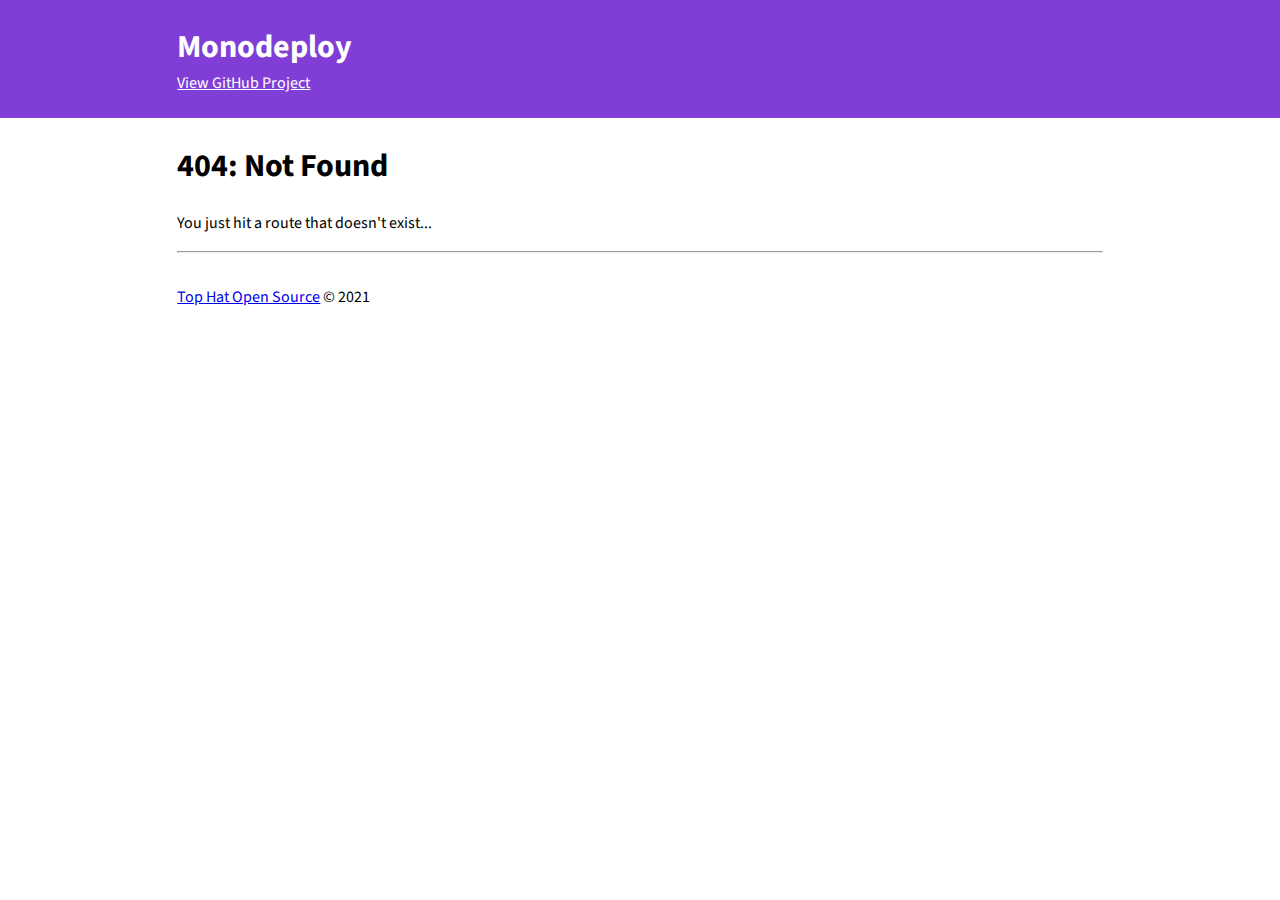
<file: docs/404/index.html>
<!DOCTYPE html><html lang="en"><head><meta charSet="utf-8"/><meta http-equiv="x-ua-compatible" content="ie=edge"/><meta name="viewport" content="width=device-width, initial-scale=1, shrink-to-fit=no"/><style data-href="https://tophat.github.io/monodeploy/styles.4491065ce91cef5c4fc1.css" data-identity="gatsby-global-css">@import url(https://fonts.googleapis.com/css2?family=Source+Sans+Pro:ital,wght@0,200;0,300;0,400;0,600;0,700;0,900;1,200;1,300;1,400;1,600;1,700;1,900&display=swap);*,:after,:before{box-sizing:border-box}:after,:before{text-decoration:inherit;vertical-align:inherit}html{-webkit-tap-highlight-color:transparent;-ms-text-size-adjust:100%;-webkit-text-size-adjust:100%;cursor:default;line-height:1.5;-moz-tab-size:4;-o-tab-size:4;tab-size:4;word-break:break-word}body{margin:0}h1{font-size:2em;margin:.67em 0}dl dl,dl ol,dl ul,ol dl,ol ol,ol ul,ul dl,ul ol,ul ul{margin:0}hr{color:inherit;height:0;overflow:visible}main{display:block}nav ol,nav ul{list-style:none;padding:0}nav li:before{content:"\200B"}pre{-ms-overflow-style:scrollbar;font-family:monospace,monospace;font-size:1em;overflow:auto}a{background-color:transparent}abbr[title]{text-decoration:underline;-webkit-text-decoration:underline dotted;text-decoration:underline dotted}b,strong{font-weight:bolder}code,kbd,samp{font-family:monospace,monospace;font-size:1em}small{font-size:80%}audio,canvas,iframe,img,svg,video{vertical-align:middle}audio,video{display:inline-block}audio:not([controls]){display:none;height:0}iframe,img{border-style:none}svg:not([fill]){fill:currentColor}svg:not(:root){overflow:hidden}table{border-collapse:collapse;border-color:inherit;text-indent:0}button,input,select{margin:0}button{overflow:visible;text-transform:none}[type=button],[type=reset],[type=submit],button{-webkit-appearance:button}fieldset{border:1px solid #a0a0a0;padding:.35em .75em .625em}input{overflow:visible}legend{color:inherit;display:table;max-width:100%;white-space:normal}progress{display:inline-block;vertical-align:baseline}select{text-transform:none}textarea{margin:0;overflow:auto;resize:vertical;resize:block}[type=checkbox],[type=radio]{padding:0}[type=search]{-webkit-appearance:textfield;outline-offset:-2px}::-webkit-inner-spin-button,::-webkit-outer-spin-button{height:auto}::-webkit-input-placeholder{color:inherit;opacity:.54}::-webkit-search-decoration{-webkit-appearance:none}::-webkit-file-upload-button{-webkit-appearance:button;font:inherit}::-moz-focus-inner{border-style:none;padding:0}:-moz-focusring{outline:1px dotted ButtonText}:-moz-ui-invalid{box-shadow:none}details,dialog{display:block}dialog{background-color:#fff;border:solid;color:#000;height:-moz-fit-content;height:-webkit-fit-content;height:fit-content;left:0;margin:auto;padding:1em;position:absolute;right:0;width:-moz-fit-content;width:-webkit-fit-content;width:fit-content}dialog:not([open]){display:none}summary{display:list-item}canvas{display:inline-block}template{display:none}[tabindex],a,area,button,input,label,select,summary,textarea{-ms-touch-action:manipulation}[hidden]{display:none}[aria-busy=true]{cursor:progress}[aria-controls]{cursor:pointer}[aria-disabled=true],[disabled]{cursor:not-allowed}[aria-hidden=false][hidden]{display:initial}[aria-hidden=false][hidden]:not(:focus){clip:rect(0,0,0,0);position:absolute}code[class*=language-],pre[class*=language-]{word-wrap:normal;background:none;color:#ccc;font-family:Consolas,Monaco,Andale Mono,Ubuntu Mono,monospace;font-size:1em;-webkit-hyphens:none;-ms-hyphens:none;hyphens:none;line-height:1.5;-moz-tab-size:4;-o-tab-size:4;tab-size:4;text-align:left;white-space:pre;word-break:normal;word-spacing:normal}pre[class*=language-]{margin:.5em 0;overflow:auto;padding:1em}:not(pre)>code[class*=language-],pre[class*=language-]{background:#2d2d2d}:not(pre)>code[class*=language-]{border-radius:.3em;padding:.1em;white-space:normal}.token.block-comment,.token.cdata,.token.comment,.token.doctype,.token.prolog{color:#999}.token.punctuation{color:#ccc}.token.attr-name,.token.deleted,.token.namespace,.token.tag{color:#e2777a}.token.function-name{color:#6196cc}.token.boolean,.token.function,.token.number{color:#f08d49}.token.class-name,.token.constant,.token.property,.token.symbol{color:#f8c555}.token.atrule,.token.builtin,.token.important,.token.keyword,.token.selector{color:#cc99cd}.token.attr-value,.token.char,.token.regex,.token.string,.token.variable{color:#7ec699}.token.entity,.token.operator,.token.url{color:#67cdcc}.token.bold,.token.important{font-weight:700}.token.italic{font-style:italic}.token.entity{cursor:help}.token.inserted{color:green}body,html{font-family:Source Sans Pro,sans-serif}</style><meta name="generator" content="Gatsby 3.8.1"/><title data-react-helmet="true">404: Not found | Monodeploy</title><meta data-react-helmet="true" name="description" content="The all-in-one monorepo publishing framework."/><meta data-react-helmet="true" property="og:title" content="404: Not found"/><meta data-react-helmet="true" property="og:description" content="The all-in-one monorepo publishing framework."/><meta data-react-helmet="true" property="og:type" content="website"/><meta data-react-helmet="true" name="twitter:card" content="summary"/><meta data-react-helmet="true" name="twitter:creator" content="Top Hat"/><meta data-react-helmet="true" name="twitter:title" content="404: Not found"/><meta data-react-helmet="true" name="twitter:description" content="The all-in-one monorepo publishing framework."/><style>.gatsby-image-wrapper{position:relative;overflow:hidden}.gatsby-image-wrapper img{bottom:0;height:100%;left:0;margin:0;max-width:none;padding:0;position:absolute;right:0;top:0;width:100%;object-fit:cover}.gatsby-image-wrapper [data-main-image]{opacity:0;transform:translateZ(0);transition:opacity .25s linear;will-change:opacity}.gatsby-image-wrapper-constrained{display:inline-block;vertical-align:top}</style><noscript><style>.gatsby-image-wrapper noscript [data-main-image]{opacity:1!important}.gatsby-image-wrapper [data-placeholder-image]{opacity:0!important}</style></noscript><script type="module">const e="undefined"!=typeof HTMLImageElement&&"loading"in HTMLImageElement.prototype;e&&document.body.addEventListener("load",(function(e){if(void 0===e.target.dataset.mainImage)return;if(void 0===e.target.dataset.gatsbyImageSsr)return;const t=e.target;let a=null,n=t;for(;null===a&&n;)void 0!==n.parentNode.dataset.gatsbyImageWrapper&&(a=n.parentNode),n=n.parentNode;const o=a.querySelector("[data-placeholder-image]"),r=new Image;r.src=t.currentSrc,r.decode().catch((()=>{})).then((()=>{t.style.opacity=1,o&&(o.style.opacity=0,o.style.transition="opacity 500ms linear")}))}),!0);</script><link rel="icon" href="https://tophat.github.io/monodeploy/favicon-32x32.png?v=7c012f21e871a2032efcc49c4c23abba" type="image/png"/><link rel="icon" href="https://tophat.github.io/monodeploy/favicon.svg?v=7c012f21e871a2032efcc49c4c23abba" type="image/svg+xml"/><link rel="manifest" href="/monodeploy/manifest.webmanifest" crossorigin="anonymous"/><meta name="theme-color" content="#803ed7"/><link rel="apple-touch-icon" sizes="48x48" href="https://tophat.github.io/monodeploy/icons/icon-48x48.png?v=7c012f21e871a2032efcc49c4c23abba"/><link rel="apple-touch-icon" sizes="72x72" href="https://tophat.github.io/monodeploy/icons/icon-72x72.png?v=7c012f21e871a2032efcc49c4c23abba"/><link rel="apple-touch-icon" sizes="96x96" href="https://tophat.github.io/monodeploy/icons/icon-96x96.png?v=7c012f21e871a2032efcc49c4c23abba"/><link rel="apple-touch-icon" sizes="144x144" href="https://tophat.github.io/monodeploy/icons/icon-144x144.png?v=7c012f21e871a2032efcc49c4c23abba"/><link rel="apple-touch-icon" sizes="192x192" href="https://tophat.github.io/monodeploy/icons/icon-192x192.png?v=7c012f21e871a2032efcc49c4c23abba"/><link rel="apple-touch-icon" sizes="256x256" href="https://tophat.github.io/monodeploy/icons/icon-256x256.png?v=7c012f21e871a2032efcc49c4c23abba"/><link rel="apple-touch-icon" sizes="384x384" href="https://tophat.github.io/monodeploy/icons/icon-384x384.png?v=7c012f21e871a2032efcc49c4c23abba"/><link rel="apple-touch-icon" sizes="512x512" href="https://tophat.github.io/monodeploy/icons/icon-512x512.png?v=7c012f21e871a2032efcc49c4c23abba"/><link as="script" rel="preload" href="https://tophat.github.io/monodeploy/webpack-runtime-be1672645320c1fd27a7.js"/><link as="script" rel="preload" href="https://tophat.github.io/monodeploy/framework-f54573b3e1967dc56291.js"/><link as="script" rel="preload" href="https://tophat.github.io/monodeploy/app-ed0f5c0aee71b7f0b586.js"/><link as="script" rel="preload" href="https://tophat.github.io/monodeploy/commons-e2b94b2644fab64809f8.js"/><link as="script" rel="preload" href="https://tophat.github.io/monodeploy/component---src-pages-404-tsx-3cabb3f44ed57eb153d0.js"/><link as="fetch" rel="preload" href="https://tophat.github.io/monodeploy/page-data/404/page-data.json" crossorigin="anonymous"/><link as="fetch" rel="preload" href="https://tophat.github.io/monodeploy/page-data/sq/d/3649515864.json" crossorigin="anonymous"/><link as="fetch" rel="preload" href="https://tophat.github.io/monodeploy/page-data/sq/d/63159454.json" crossorigin="anonymous"/><link as="fetch" rel="preload" href="https://tophat.github.io/monodeploy/page-data/app-data.json" crossorigin="anonymous"/></head><body><div id="___gatsby"><div style="outline:none" tabindex="-1" id="gatsby-focus-wrapper"><header style="background:#803ed7;margin-bottom:1.45rem"><div style="margin:0 auto;max-width:960px;padding:1.45rem 1.0875rem"><h1 style="margin:0"><a style="color:white;text-decoration:none" href="/monodeploy/">Monodeploy</a></h1><a href="https://github.com/tophat/monodeploy" style="color:#ffffff" rel="noreferrer">View GitHub Project</a></div></header><div style="margin:0 auto;max-width:960px;padding:0 1.0875rem 1.45rem"><main><h1>404: Not Found</h1><p>You just hit a route that doesn&#x27;t exist...</p></main><hr/><footer style="margin-top:2rem"><a href="https://opensource.tophat.com/" rel="noreferrer" target="_blank">Top Hat Open Source</a> <!-- -->© <!-- -->2021</footer></div></div><div id="gatsby-announcer" style="position:absolute;top:0;width:1px;height:1px;padding:0;overflow:hidden;clip:rect(0, 0, 0, 0);white-space:nowrap;border:0" aria-live="assertive" aria-atomic="true"></div></div><script id="gatsby-script-loader">/*<![CDATA[*/window.pagePath="/404/";/*]]>*/</script><script id="gatsby-chunk-mapping">/*<![CDATA[*/window.___chunkMapping={"polyfill":["/polyfill-f52164af6c2d4eaeca5a.js"],"app":["/app-ed0f5c0aee71b7f0b586.js"],"component---src-pages-404-tsx":["/component---src-pages-404-tsx-3cabb3f44ed57eb153d0.js"],"component---src-pages-markdown-remark-frontmatter-slug-tsx":["/component---src-pages-markdown-remark-frontmatter-slug-tsx-97b2b36f15db5193ec90.js"]};/*]]>*/</script><script src="https://tophat.github.io/monodeploy/polyfill-f52164af6c2d4eaeca5a.js" nomodule=""></script><script src="https://tophat.github.io/monodeploy/component---src-pages-404-tsx-3cabb3f44ed57eb153d0.js" async=""></script><script src="https://tophat.github.io/monodeploy/commons-e2b94b2644fab64809f8.js" async=""></script><script src="https://tophat.github.io/monodeploy/app-ed0f5c0aee71b7f0b586.js" async=""></script><script src="https://tophat.github.io/monodeploy/framework-f54573b3e1967dc56291.js" async=""></script><script src="https://tophat.github.io/monodeploy/webpack-runtime-be1672645320c1fd27a7.js" async=""></script></body></html>
</file>
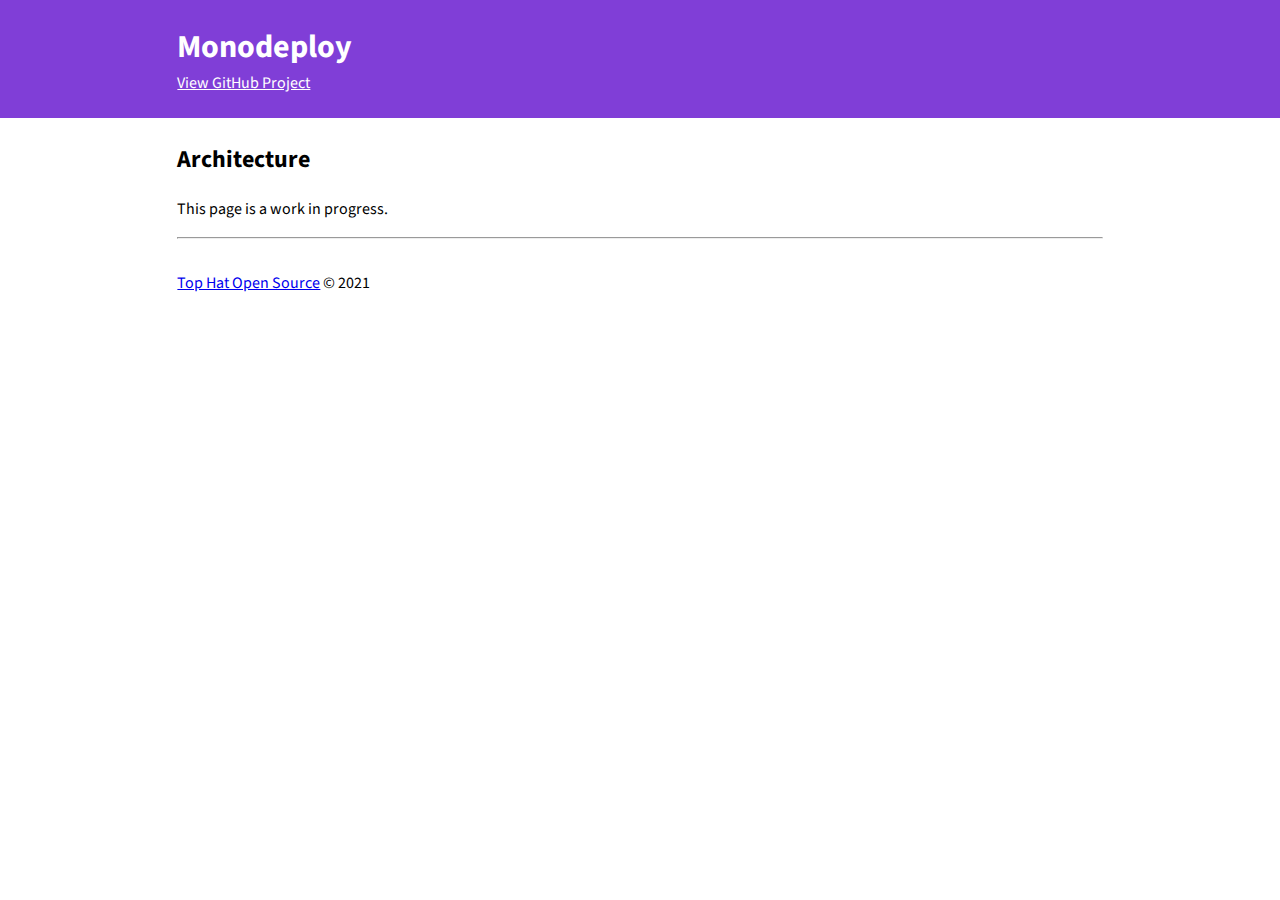
<file: docs/architecture/index.html>
<!DOCTYPE html><html lang="en"><head><meta charSet="utf-8"/><meta http-equiv="x-ua-compatible" content="ie=edge"/><meta name="viewport" content="width=device-width, initial-scale=1, shrink-to-fit=no"/><style data-href="https://tophat.github.io/monodeploy/styles.4491065ce91cef5c4fc1.css" data-identity="gatsby-global-css">@import url(https://fonts.googleapis.com/css2?family=Source+Sans+Pro:ital,wght@0,200;0,300;0,400;0,600;0,700;0,900;1,200;1,300;1,400;1,600;1,700;1,900&display=swap);*,:after,:before{box-sizing:border-box}:after,:before{text-decoration:inherit;vertical-align:inherit}html{-webkit-tap-highlight-color:transparent;-ms-text-size-adjust:100%;-webkit-text-size-adjust:100%;cursor:default;line-height:1.5;-moz-tab-size:4;-o-tab-size:4;tab-size:4;word-break:break-word}body{margin:0}h1{font-size:2em;margin:.67em 0}dl dl,dl ol,dl ul,ol dl,ol ol,ol ul,ul dl,ul ol,ul ul{margin:0}hr{color:inherit;height:0;overflow:visible}main{display:block}nav ol,nav ul{list-style:none;padding:0}nav li:before{content:"\200B"}pre{-ms-overflow-style:scrollbar;font-family:monospace,monospace;font-size:1em;overflow:auto}a{background-color:transparent}abbr[title]{text-decoration:underline;-webkit-text-decoration:underline dotted;text-decoration:underline dotted}b,strong{font-weight:bolder}code,kbd,samp{font-family:monospace,monospace;font-size:1em}small{font-size:80%}audio,canvas,iframe,img,svg,video{vertical-align:middle}audio,video{display:inline-block}audio:not([controls]){display:none;height:0}iframe,img{border-style:none}svg:not([fill]){fill:currentColor}svg:not(:root){overflow:hidden}table{border-collapse:collapse;border-color:inherit;text-indent:0}button,input,select{margin:0}button{overflow:visible;text-transform:none}[type=button],[type=reset],[type=submit],button{-webkit-appearance:button}fieldset{border:1px solid #a0a0a0;padding:.35em .75em .625em}input{overflow:visible}legend{color:inherit;display:table;max-width:100%;white-space:normal}progress{display:inline-block;vertical-align:baseline}select{text-transform:none}textarea{margin:0;overflow:auto;resize:vertical;resize:block}[type=checkbox],[type=radio]{padding:0}[type=search]{-webkit-appearance:textfield;outline-offset:-2px}::-webkit-inner-spin-button,::-webkit-outer-spin-button{height:auto}::-webkit-input-placeholder{color:inherit;opacity:.54}::-webkit-search-decoration{-webkit-appearance:none}::-webkit-file-upload-button{-webkit-appearance:button;font:inherit}::-moz-focus-inner{border-style:none;padding:0}:-moz-focusring{outline:1px dotted ButtonText}:-moz-ui-invalid{box-shadow:none}details,dialog{display:block}dialog{background-color:#fff;border:solid;color:#000;height:-moz-fit-content;height:-webkit-fit-content;height:fit-content;left:0;margin:auto;padding:1em;position:absolute;right:0;width:-moz-fit-content;width:-webkit-fit-content;width:fit-content}dialog:not([open]){display:none}summary{display:list-item}canvas{display:inline-block}template{display:none}[tabindex],a,area,button,input,label,select,summary,textarea{-ms-touch-action:manipulation}[hidden]{display:none}[aria-busy=true]{cursor:progress}[aria-controls]{cursor:pointer}[aria-disabled=true],[disabled]{cursor:not-allowed}[aria-hidden=false][hidden]{display:initial}[aria-hidden=false][hidden]:not(:focus){clip:rect(0,0,0,0);position:absolute}code[class*=language-],pre[class*=language-]{word-wrap:normal;background:none;color:#ccc;font-family:Consolas,Monaco,Andale Mono,Ubuntu Mono,monospace;font-size:1em;-webkit-hyphens:none;-ms-hyphens:none;hyphens:none;line-height:1.5;-moz-tab-size:4;-o-tab-size:4;tab-size:4;text-align:left;white-space:pre;word-break:normal;word-spacing:normal}pre[class*=language-]{margin:.5em 0;overflow:auto;padding:1em}:not(pre)>code[class*=language-],pre[class*=language-]{background:#2d2d2d}:not(pre)>code[class*=language-]{border-radius:.3em;padding:.1em;white-space:normal}.token.block-comment,.token.cdata,.token.comment,.token.doctype,.token.prolog{color:#999}.token.punctuation{color:#ccc}.token.attr-name,.token.deleted,.token.namespace,.token.tag{color:#e2777a}.token.function-name{color:#6196cc}.token.boolean,.token.function,.token.number{color:#f08d49}.token.class-name,.token.constant,.token.property,.token.symbol{color:#f8c555}.token.atrule,.token.builtin,.token.important,.token.keyword,.token.selector{color:#cc99cd}.token.attr-value,.token.char,.token.regex,.token.string,.token.variable{color:#7ec699}.token.entity,.token.operator,.token.url{color:#67cdcc}.token.bold,.token.important{font-weight:700}.token.italic{font-style:italic}.token.entity{cursor:help}.token.inserted{color:green}body,html{font-family:Source Sans Pro,sans-serif}</style><meta name="generator" content="Gatsby 3.8.1"/><title data-react-helmet="true">architecture - Monodeploy | Monodeploy</title><meta data-react-helmet="true" name="description" content="The all-in-one monorepo publishing framework."/><meta data-react-helmet="true" property="og:title" content="architecture - Monodeploy"/><meta data-react-helmet="true" property="og:description" content="The all-in-one monorepo publishing framework."/><meta data-react-helmet="true" property="og:type" content="website"/><meta data-react-helmet="true" name="twitter:card" content="summary"/><meta data-react-helmet="true" name="twitter:creator" content="Top Hat"/><meta data-react-helmet="true" name="twitter:title" content="architecture - Monodeploy"/><meta data-react-helmet="true" name="twitter:description" content="The all-in-one monorepo publishing framework."/><style>.gatsby-image-wrapper{position:relative;overflow:hidden}.gatsby-image-wrapper img{bottom:0;height:100%;left:0;margin:0;max-width:none;padding:0;position:absolute;right:0;top:0;width:100%;object-fit:cover}.gatsby-image-wrapper [data-main-image]{opacity:0;transform:translateZ(0);transition:opacity .25s linear;will-change:opacity}.gatsby-image-wrapper-constrained{display:inline-block;vertical-align:top}</style><noscript><style>.gatsby-image-wrapper noscript [data-main-image]{opacity:1!important}.gatsby-image-wrapper [data-placeholder-image]{opacity:0!important}</style></noscript><script type="module">const e="undefined"!=typeof HTMLImageElement&&"loading"in HTMLImageElement.prototype;e&&document.body.addEventListener("load",(function(e){if(void 0===e.target.dataset.mainImage)return;if(void 0===e.target.dataset.gatsbyImageSsr)return;const t=e.target;let a=null,n=t;for(;null===a&&n;)void 0!==n.parentNode.dataset.gatsbyImageWrapper&&(a=n.parentNode),n=n.parentNode;const o=a.querySelector("[data-placeholder-image]"),r=new Image;r.src=t.currentSrc,r.decode().catch((()=>{})).then((()=>{t.style.opacity=1,o&&(o.style.opacity=0,o.style.transition="opacity 500ms linear")}))}),!0);</script><link rel="icon" href="https://tophat.github.io/monodeploy/favicon-32x32.png?v=7c012f21e871a2032efcc49c4c23abba" type="image/png"/><link rel="icon" href="https://tophat.github.io/monodeploy/favicon.svg?v=7c012f21e871a2032efcc49c4c23abba" type="image/svg+xml"/><link rel="manifest" href="/monodeploy/manifest.webmanifest" crossorigin="anonymous"/><meta name="theme-color" content="#803ed7"/><link rel="apple-touch-icon" sizes="48x48" href="https://tophat.github.io/monodeploy/icons/icon-48x48.png?v=7c012f21e871a2032efcc49c4c23abba"/><link rel="apple-touch-icon" sizes="72x72" href="https://tophat.github.io/monodeploy/icons/icon-72x72.png?v=7c012f21e871a2032efcc49c4c23abba"/><link rel="apple-touch-icon" sizes="96x96" href="https://tophat.github.io/monodeploy/icons/icon-96x96.png?v=7c012f21e871a2032efcc49c4c23abba"/><link rel="apple-touch-icon" sizes="144x144" href="https://tophat.github.io/monodeploy/icons/icon-144x144.png?v=7c012f21e871a2032efcc49c4c23abba"/><link rel="apple-touch-icon" sizes="192x192" href="https://tophat.github.io/monodeploy/icons/icon-192x192.png?v=7c012f21e871a2032efcc49c4c23abba"/><link rel="apple-touch-icon" sizes="256x256" href="https://tophat.github.io/monodeploy/icons/icon-256x256.png?v=7c012f21e871a2032efcc49c4c23abba"/><link rel="apple-touch-icon" sizes="384x384" href="https://tophat.github.io/monodeploy/icons/icon-384x384.png?v=7c012f21e871a2032efcc49c4c23abba"/><link rel="apple-touch-icon" sizes="512x512" href="https://tophat.github.io/monodeploy/icons/icon-512x512.png?v=7c012f21e871a2032efcc49c4c23abba"/><link as="script" rel="preload" href="https://tophat.github.io/monodeploy/webpack-runtime-be1672645320c1fd27a7.js"/><link as="script" rel="preload" href="https://tophat.github.io/monodeploy/framework-f54573b3e1967dc56291.js"/><link as="script" rel="preload" href="https://tophat.github.io/monodeploy/app-ed0f5c0aee71b7f0b586.js"/><link as="script" rel="preload" href="https://tophat.github.io/monodeploy/commons-e2b94b2644fab64809f8.js"/><link as="script" rel="preload" href="https://tophat.github.io/monodeploy/component---src-pages-markdown-remark-frontmatter-slug-tsx-97b2b36f15db5193ec90.js"/><link as="fetch" rel="preload" href="https://tophat.github.io/monodeploy/page-data/architecture/page-data.json" crossorigin="anonymous"/><link as="fetch" rel="preload" href="https://tophat.github.io/monodeploy/page-data/sq/d/3649515864.json" crossorigin="anonymous"/><link as="fetch" rel="preload" href="https://tophat.github.io/monodeploy/page-data/sq/d/63159454.json" crossorigin="anonymous"/><link as="fetch" rel="preload" href="https://tophat.github.io/monodeploy/page-data/app-data.json" crossorigin="anonymous"/></head><body><div id="___gatsby"><div style="outline:none" tabindex="-1" id="gatsby-focus-wrapper"><header style="background:#803ed7;margin-bottom:1.45rem"><div style="margin:0 auto;max-width:960px;padding:1.45rem 1.0875rem"><h1 style="margin:0"><a style="color:white;text-decoration:none" href="/monodeploy/">Monodeploy</a></h1><a href="https://github.com/tophat/monodeploy" style="color:#ffffff" rel="noreferrer">View GitHub Project</a></div></header><div style="margin:0 auto;max-width:960px;padding:0 1.0875rem 1.45rem"><main><div class="md-content"><h2>Architecture</h2>
<p>This page is a work in progress.</p></div></main><hr/><footer style="margin-top:2rem"><a href="https://opensource.tophat.com/" rel="noreferrer" target="_blank">Top Hat Open Source</a> <!-- -->© <!-- -->2021</footer></div></div><div id="gatsby-announcer" style="position:absolute;top:0;width:1px;height:1px;padding:0;overflow:hidden;clip:rect(0, 0, 0, 0);white-space:nowrap;border:0" aria-live="assertive" aria-atomic="true"></div></div><script id="gatsby-script-loader">/*<![CDATA[*/window.pagePath="/architecture/";/*]]>*/</script><script id="gatsby-chunk-mapping">/*<![CDATA[*/window.___chunkMapping={"polyfill":["/polyfill-f52164af6c2d4eaeca5a.js"],"app":["/app-ed0f5c0aee71b7f0b586.js"],"component---src-pages-404-tsx":["/component---src-pages-404-tsx-3cabb3f44ed57eb153d0.js"],"component---src-pages-markdown-remark-frontmatter-slug-tsx":["/component---src-pages-markdown-remark-frontmatter-slug-tsx-97b2b36f15db5193ec90.js"]};/*]]>*/</script><script src="https://tophat.github.io/monodeploy/polyfill-f52164af6c2d4eaeca5a.js" nomodule=""></script><script src="https://tophat.github.io/monodeploy/component---src-pages-markdown-remark-frontmatter-slug-tsx-97b2b36f15db5193ec90.js" async=""></script><script src="https://tophat.github.io/monodeploy/commons-e2b94b2644fab64809f8.js" async=""></script><script src="https://tophat.github.io/monodeploy/app-ed0f5c0aee71b7f0b586.js" async=""></script><script src="https://tophat.github.io/monodeploy/framework-f54573b3e1967dc56291.js" async=""></script><script src="https://tophat.github.io/monodeploy/webpack-runtime-be1672645320c1fd27a7.js" async=""></script></body></html>
</file>
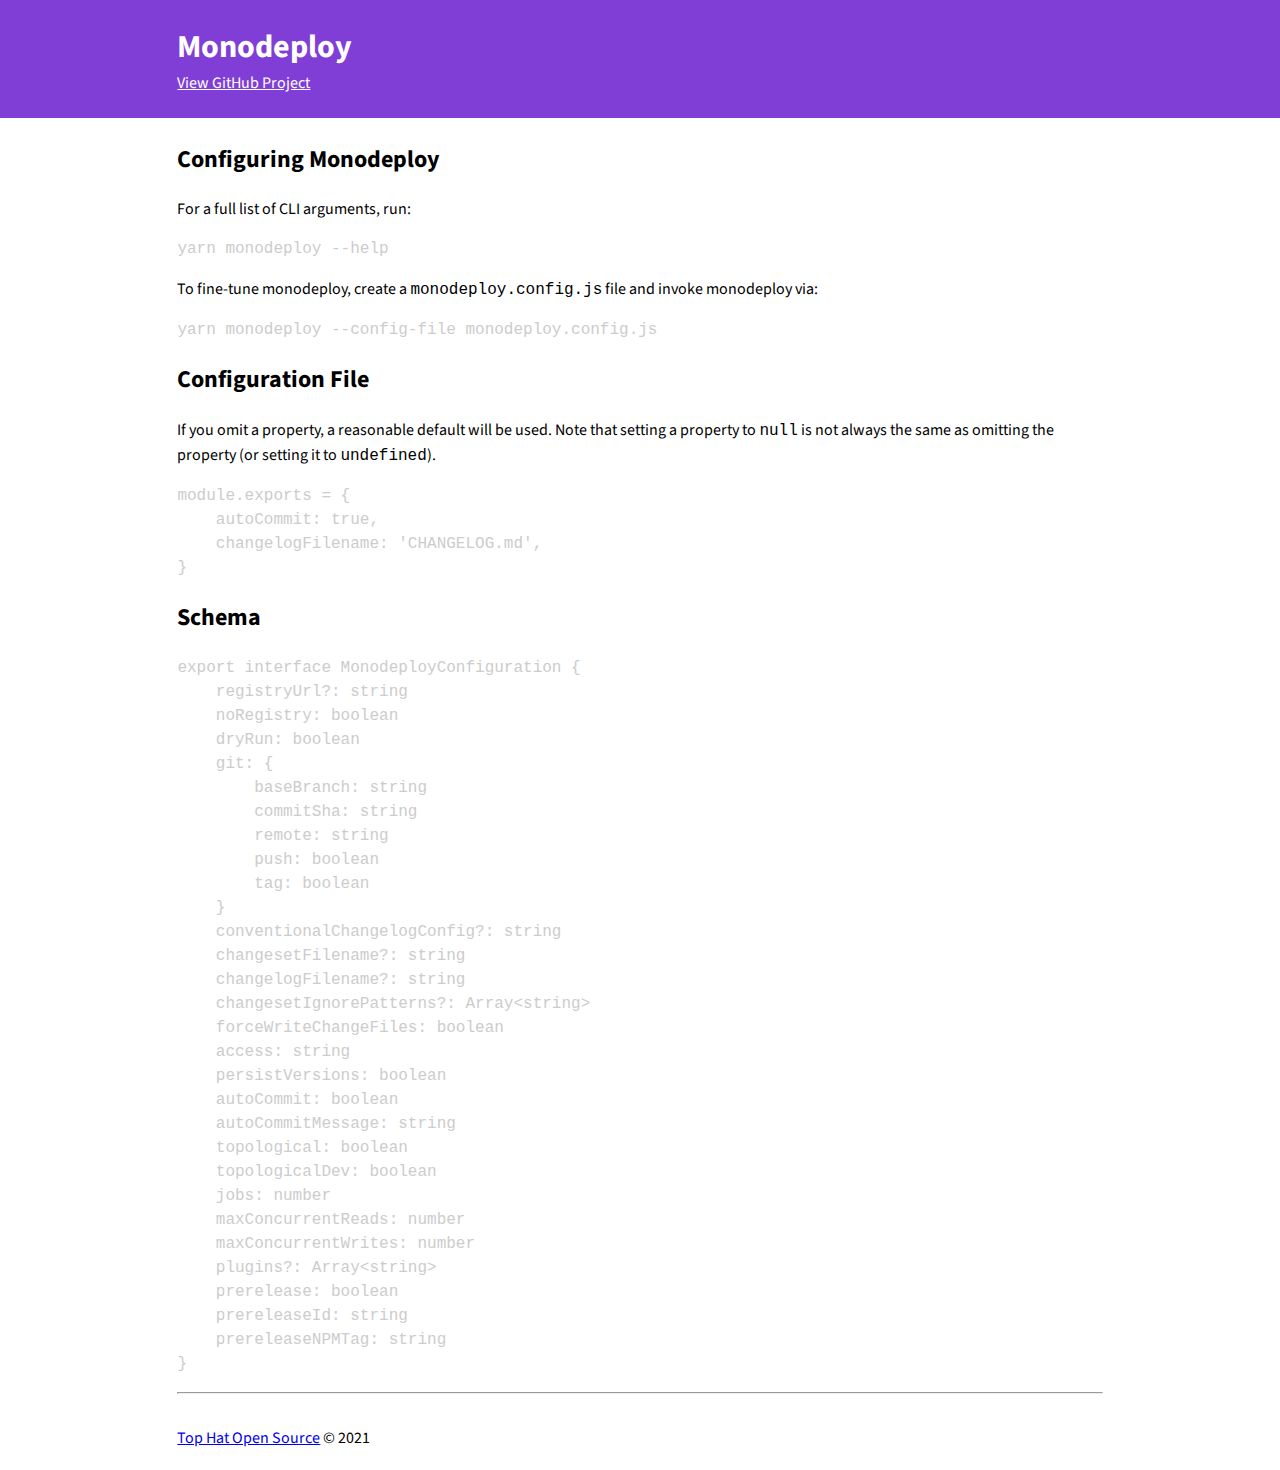
<file: docs/configuration/index.html>
<!DOCTYPE html><html lang="en"><head><meta charSet="utf-8"/><meta http-equiv="x-ua-compatible" content="ie=edge"/><meta name="viewport" content="width=device-width, initial-scale=1, shrink-to-fit=no"/><style data-href="https://tophat.github.io/monodeploy/styles.4491065ce91cef5c4fc1.css" data-identity="gatsby-global-css">@import url(https://fonts.googleapis.com/css2?family=Source+Sans+Pro:ital,wght@0,200;0,300;0,400;0,600;0,700;0,900;1,200;1,300;1,400;1,600;1,700;1,900&display=swap);*,:after,:before{box-sizing:border-box}:after,:before{text-decoration:inherit;vertical-align:inherit}html{-webkit-tap-highlight-color:transparent;-ms-text-size-adjust:100%;-webkit-text-size-adjust:100%;cursor:default;line-height:1.5;-moz-tab-size:4;-o-tab-size:4;tab-size:4;word-break:break-word}body{margin:0}h1{font-size:2em;margin:.67em 0}dl dl,dl ol,dl ul,ol dl,ol ol,ol ul,ul dl,ul ol,ul ul{margin:0}hr{color:inherit;height:0;overflow:visible}main{display:block}nav ol,nav ul{list-style:none;padding:0}nav li:before{content:"\200B"}pre{-ms-overflow-style:scrollbar;font-family:monospace,monospace;font-size:1em;overflow:auto}a{background-color:transparent}abbr[title]{text-decoration:underline;-webkit-text-decoration:underline dotted;text-decoration:underline dotted}b,strong{font-weight:bolder}code,kbd,samp{font-family:monospace,monospace;font-size:1em}small{font-size:80%}audio,canvas,iframe,img,svg,video{vertical-align:middle}audio,video{display:inline-block}audio:not([controls]){display:none;height:0}iframe,img{border-style:none}svg:not([fill]){fill:currentColor}svg:not(:root){overflow:hidden}table{border-collapse:collapse;border-color:inherit;text-indent:0}button,input,select{margin:0}button{overflow:visible;text-transform:none}[type=button],[type=reset],[type=submit],button{-webkit-appearance:button}fieldset{border:1px solid #a0a0a0;padding:.35em .75em .625em}input{overflow:visible}legend{color:inherit;display:table;max-width:100%;white-space:normal}progress{display:inline-block;vertical-align:baseline}select{text-transform:none}textarea{margin:0;overflow:auto;resize:vertical;resize:block}[type=checkbox],[type=radio]{padding:0}[type=search]{-webkit-appearance:textfield;outline-offset:-2px}::-webkit-inner-spin-button,::-webkit-outer-spin-button{height:auto}::-webkit-input-placeholder{color:inherit;opacity:.54}::-webkit-search-decoration{-webkit-appearance:none}::-webkit-file-upload-button{-webkit-appearance:button;font:inherit}::-moz-focus-inner{border-style:none;padding:0}:-moz-focusring{outline:1px dotted ButtonText}:-moz-ui-invalid{box-shadow:none}details,dialog{display:block}dialog{background-color:#fff;border:solid;color:#000;height:-moz-fit-content;height:-webkit-fit-content;height:fit-content;left:0;margin:auto;padding:1em;position:absolute;right:0;width:-moz-fit-content;width:-webkit-fit-content;width:fit-content}dialog:not([open]){display:none}summary{display:list-item}canvas{display:inline-block}template{display:none}[tabindex],a,area,button,input,label,select,summary,textarea{-ms-touch-action:manipulation}[hidden]{display:none}[aria-busy=true]{cursor:progress}[aria-controls]{cursor:pointer}[aria-disabled=true],[disabled]{cursor:not-allowed}[aria-hidden=false][hidden]{display:initial}[aria-hidden=false][hidden]:not(:focus){clip:rect(0,0,0,0);position:absolute}code[class*=language-],pre[class*=language-]{word-wrap:normal;background:none;color:#ccc;font-family:Consolas,Monaco,Andale Mono,Ubuntu Mono,monospace;font-size:1em;-webkit-hyphens:none;-ms-hyphens:none;hyphens:none;line-height:1.5;-moz-tab-size:4;-o-tab-size:4;tab-size:4;text-align:left;white-space:pre;word-break:normal;word-spacing:normal}pre[class*=language-]{margin:.5em 0;overflow:auto;padding:1em}:not(pre)>code[class*=language-],pre[class*=language-]{background:#2d2d2d}:not(pre)>code[class*=language-]{border-radius:.3em;padding:.1em;white-space:normal}.token.block-comment,.token.cdata,.token.comment,.token.doctype,.token.prolog{color:#999}.token.punctuation{color:#ccc}.token.attr-name,.token.deleted,.token.namespace,.token.tag{color:#e2777a}.token.function-name{color:#6196cc}.token.boolean,.token.function,.token.number{color:#f08d49}.token.class-name,.token.constant,.token.property,.token.symbol{color:#f8c555}.token.atrule,.token.builtin,.token.important,.token.keyword,.token.selector{color:#cc99cd}.token.attr-value,.token.char,.token.regex,.token.string,.token.variable{color:#7ec699}.token.entity,.token.operator,.token.url{color:#67cdcc}.token.bold,.token.important{font-weight:700}.token.italic{font-style:italic}.token.entity{cursor:help}.token.inserted{color:green}body,html{font-family:Source Sans Pro,sans-serif}</style><meta name="generator" content="Gatsby 3.8.1"/><title data-react-helmet="true">Configuring - Monodeploy | Monodeploy</title><meta data-react-helmet="true" name="description" content="The all-in-one monorepo publishing framework."/><meta data-react-helmet="true" property="og:title" content="Configuring - Monodeploy"/><meta data-react-helmet="true" property="og:description" content="The all-in-one monorepo publishing framework."/><meta data-react-helmet="true" property="og:type" content="website"/><meta data-react-helmet="true" name="twitter:card" content="summary"/><meta data-react-helmet="true" name="twitter:creator" content="Top Hat"/><meta data-react-helmet="true" name="twitter:title" content="Configuring - Monodeploy"/><meta data-react-helmet="true" name="twitter:description" content="The all-in-one monorepo publishing framework."/><style>.gatsby-image-wrapper{position:relative;overflow:hidden}.gatsby-image-wrapper img{bottom:0;height:100%;left:0;margin:0;max-width:none;padding:0;position:absolute;right:0;top:0;width:100%;object-fit:cover}.gatsby-image-wrapper [data-main-image]{opacity:0;transform:translateZ(0);transition:opacity .25s linear;will-change:opacity}.gatsby-image-wrapper-constrained{display:inline-block;vertical-align:top}</style><noscript><style>.gatsby-image-wrapper noscript [data-main-image]{opacity:1!important}.gatsby-image-wrapper [data-placeholder-image]{opacity:0!important}</style></noscript><script type="module">const e="undefined"!=typeof HTMLImageElement&&"loading"in HTMLImageElement.prototype;e&&document.body.addEventListener("load",(function(e){if(void 0===e.target.dataset.mainImage)return;if(void 0===e.target.dataset.gatsbyImageSsr)return;const t=e.target;let a=null,n=t;for(;null===a&&n;)void 0!==n.parentNode.dataset.gatsbyImageWrapper&&(a=n.parentNode),n=n.parentNode;const o=a.querySelector("[data-placeholder-image]"),r=new Image;r.src=t.currentSrc,r.decode().catch((()=>{})).then((()=>{t.style.opacity=1,o&&(o.style.opacity=0,o.style.transition="opacity 500ms linear")}))}),!0);</script><link rel="icon" href="https://tophat.github.io/monodeploy/favicon-32x32.png?v=7c012f21e871a2032efcc49c4c23abba" type="image/png"/><link rel="icon" href="https://tophat.github.io/monodeploy/favicon.svg?v=7c012f21e871a2032efcc49c4c23abba" type="image/svg+xml"/><link rel="manifest" href="/monodeploy/manifest.webmanifest" crossorigin="anonymous"/><meta name="theme-color" content="#803ed7"/><link rel="apple-touch-icon" sizes="48x48" href="https://tophat.github.io/monodeploy/icons/icon-48x48.png?v=7c012f21e871a2032efcc49c4c23abba"/><link rel="apple-touch-icon" sizes="72x72" href="https://tophat.github.io/monodeploy/icons/icon-72x72.png?v=7c012f21e871a2032efcc49c4c23abba"/><link rel="apple-touch-icon" sizes="96x96" href="https://tophat.github.io/monodeploy/icons/icon-96x96.png?v=7c012f21e871a2032efcc49c4c23abba"/><link rel="apple-touch-icon" sizes="144x144" href="https://tophat.github.io/monodeploy/icons/icon-144x144.png?v=7c012f21e871a2032efcc49c4c23abba"/><link rel="apple-touch-icon" sizes="192x192" href="https://tophat.github.io/monodeploy/icons/icon-192x192.png?v=7c012f21e871a2032efcc49c4c23abba"/><link rel="apple-touch-icon" sizes="256x256" href="https://tophat.github.io/monodeploy/icons/icon-256x256.png?v=7c012f21e871a2032efcc49c4c23abba"/><link rel="apple-touch-icon" sizes="384x384" href="https://tophat.github.io/monodeploy/icons/icon-384x384.png?v=7c012f21e871a2032efcc49c4c23abba"/><link rel="apple-touch-icon" sizes="512x512" href="https://tophat.github.io/monodeploy/icons/icon-512x512.png?v=7c012f21e871a2032efcc49c4c23abba"/><link as="script" rel="preload" href="https://tophat.github.io/monodeploy/webpack-runtime-be1672645320c1fd27a7.js"/><link as="script" rel="preload" href="https://tophat.github.io/monodeploy/framework-f54573b3e1967dc56291.js"/><link as="script" rel="preload" href="https://tophat.github.io/monodeploy/app-ed0f5c0aee71b7f0b586.js"/><link as="script" rel="preload" href="https://tophat.github.io/monodeploy/commons-e2b94b2644fab64809f8.js"/><link as="script" rel="preload" href="https://tophat.github.io/monodeploy/component---src-pages-markdown-remark-frontmatter-slug-tsx-97b2b36f15db5193ec90.js"/><link as="fetch" rel="preload" href="https://tophat.github.io/monodeploy/page-data/configuration/page-data.json" crossorigin="anonymous"/><link as="fetch" rel="preload" href="https://tophat.github.io/monodeploy/page-data/sq/d/3649515864.json" crossorigin="anonymous"/><link as="fetch" rel="preload" href="https://tophat.github.io/monodeploy/page-data/sq/d/63159454.json" crossorigin="anonymous"/><link as="fetch" rel="preload" href="https://tophat.github.io/monodeploy/page-data/app-data.json" crossorigin="anonymous"/></head><body><div id="___gatsby"><div style="outline:none" tabindex="-1" id="gatsby-focus-wrapper"><header style="background:#803ed7;margin-bottom:1.45rem"><div style="margin:0 auto;max-width:960px;padding:1.45rem 1.0875rem"><h1 style="margin:0"><a style="color:white;text-decoration:none" href="/monodeploy/">Monodeploy</a></h1><a href="https://github.com/tophat/monodeploy" style="color:#ffffff" rel="noreferrer">View GitHub Project</a></div></header><div style="margin:0 auto;max-width:960px;padding:0 1.0875rem 1.45rem"><main><div class="md-content"><h2>Configuring Monodeploy</h2>
<p>For a full list of CLI arguments, run:</p>
<pre><code class="language-bash">yarn monodeploy --help
</code></pre>
<p>To fine-tune monodeploy, create a <code>monodeploy.config.js</code> file and invoke monodeploy via:</p>
<pre><code class="language-bash">yarn monodeploy --config-file monodeploy.config.js
</code></pre>
<h2>Configuration File</h2>
<p>If you omit a property, a reasonable default will be used. Note that setting a property to <code>null</code> is not always the same as omitting the property (or setting it to <code>undefined</code>).</p>
<pre><code class="language-js">module.exports = {
    autoCommit: true,
    changelogFilename: 'CHANGELOG.md',
}
</code></pre>
<h2>Schema</h2>
<pre><code class="language-ts">export interface MonodeployConfiguration {
    registryUrl?: string
    noRegistry: boolean
    dryRun: boolean
    git: {
        baseBranch: string
        commitSha: string
        remote: string
        push: boolean
        tag: boolean
    }
    conventionalChangelogConfig?: string
    changesetFilename?: string
    changelogFilename?: string
    changesetIgnorePatterns?: Array&#x3C;string>
    forceWriteChangeFiles: boolean
    access: string
    persistVersions: boolean
    autoCommit: boolean
    autoCommitMessage: string
    topological: boolean
    topologicalDev: boolean
    jobs: number
    maxConcurrentReads: number
    maxConcurrentWrites: number
    plugins?: Array&#x3C;string>
    prerelease: boolean
    prereleaseId: string
    prereleaseNPMTag: string
}
</code></pre></div></main><hr/><footer style="margin-top:2rem"><a href="https://opensource.tophat.com/" rel="noreferrer" target="_blank">Top Hat Open Source</a> <!-- -->© <!-- -->2021</footer></div></div><div id="gatsby-announcer" style="position:absolute;top:0;width:1px;height:1px;padding:0;overflow:hidden;clip:rect(0, 0, 0, 0);white-space:nowrap;border:0" aria-live="assertive" aria-atomic="true"></div></div><script id="gatsby-script-loader">/*<![CDATA[*/window.pagePath="/configuration/";/*]]>*/</script><script id="gatsby-chunk-mapping">/*<![CDATA[*/window.___chunkMapping={"polyfill":["/polyfill-f52164af6c2d4eaeca5a.js"],"app":["/app-ed0f5c0aee71b7f0b586.js"],"component---src-pages-404-tsx":["/component---src-pages-404-tsx-3cabb3f44ed57eb153d0.js"],"component---src-pages-markdown-remark-frontmatter-slug-tsx":["/component---src-pages-markdown-remark-frontmatter-slug-tsx-97b2b36f15db5193ec90.js"]};/*]]>*/</script><script src="https://tophat.github.io/monodeploy/polyfill-f52164af6c2d4eaeca5a.js" nomodule=""></script><script src="https://tophat.github.io/monodeploy/component---src-pages-markdown-remark-frontmatter-slug-tsx-97b2b36f15db5193ec90.js" async=""></script><script src="https://tophat.github.io/monodeploy/commons-e2b94b2644fab64809f8.js" async=""></script><script src="https://tophat.github.io/monodeploy/app-ed0f5c0aee71b7f0b586.js" async=""></script><script src="https://tophat.github.io/monodeploy/framework-f54573b3e1967dc56291.js" async=""></script><script src="https://tophat.github.io/monodeploy/webpack-runtime-be1672645320c1fd27a7.js" async=""></script></body></html>
</file>
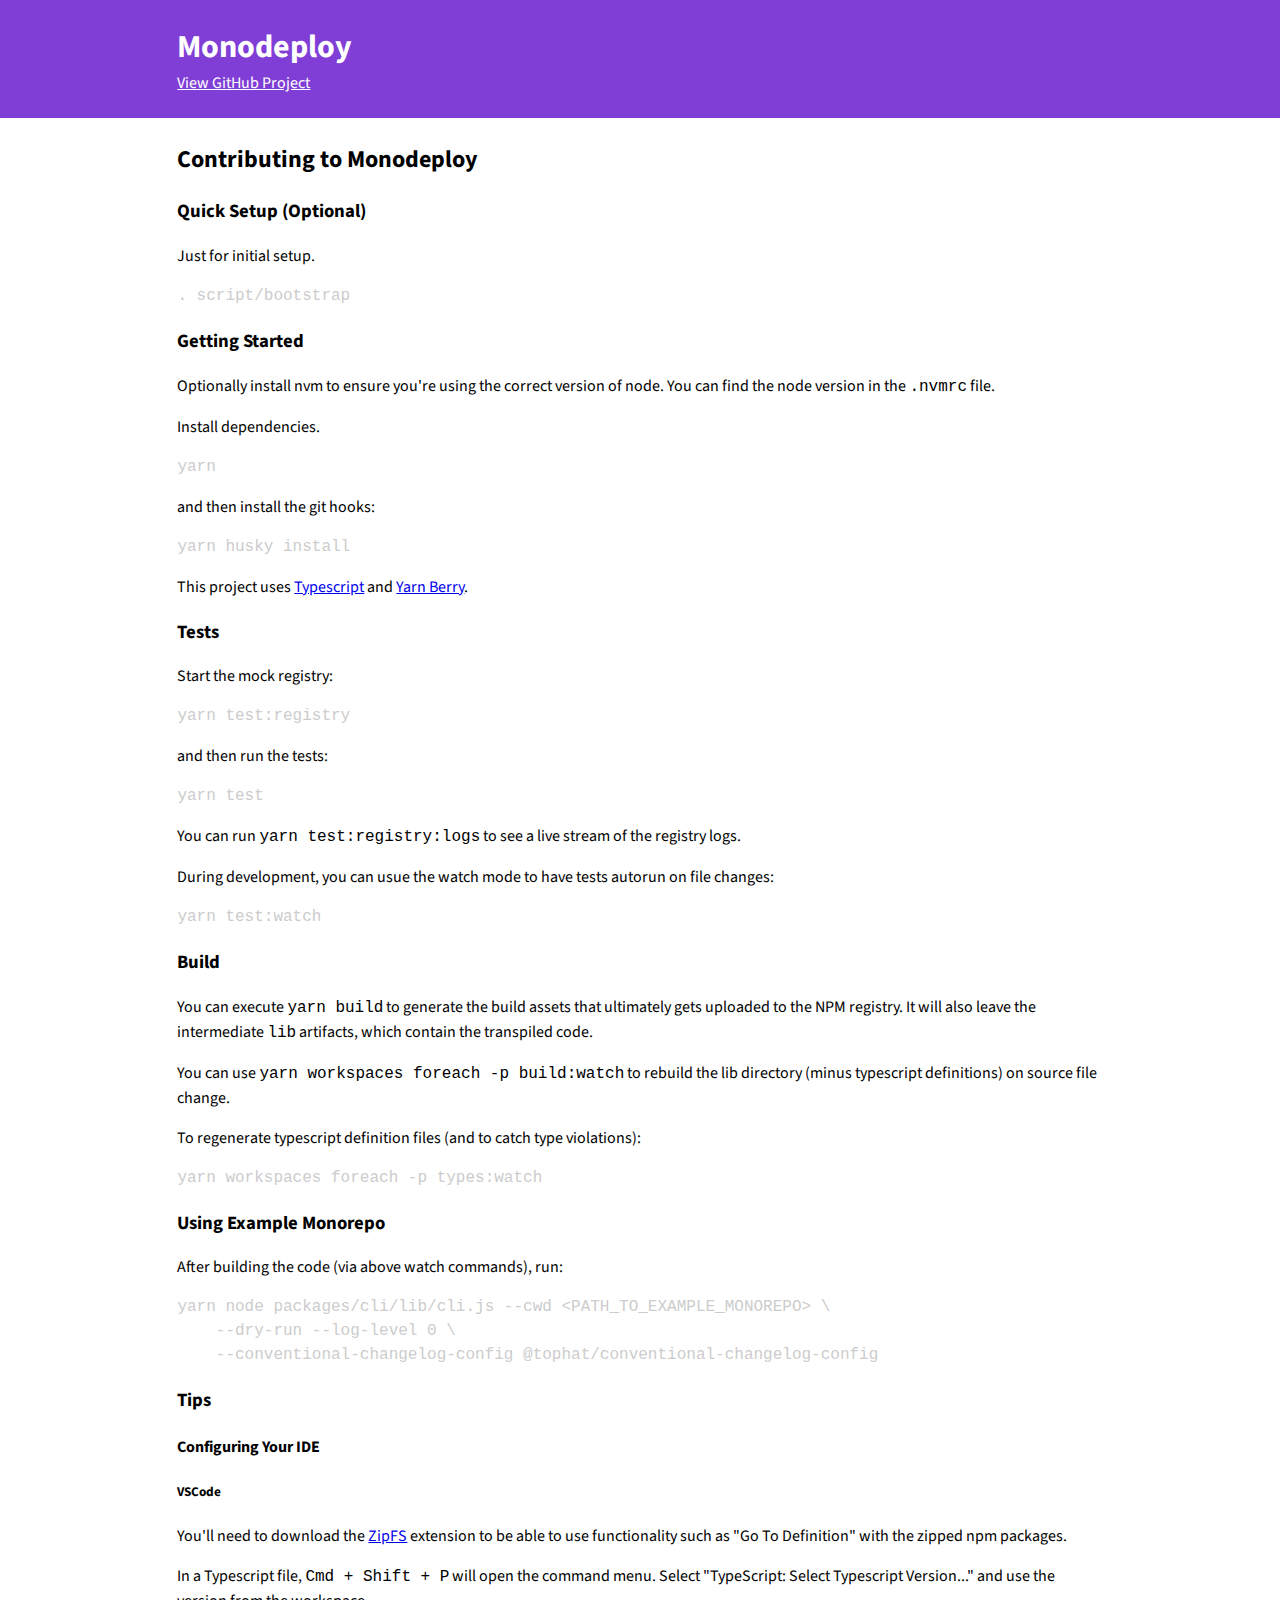
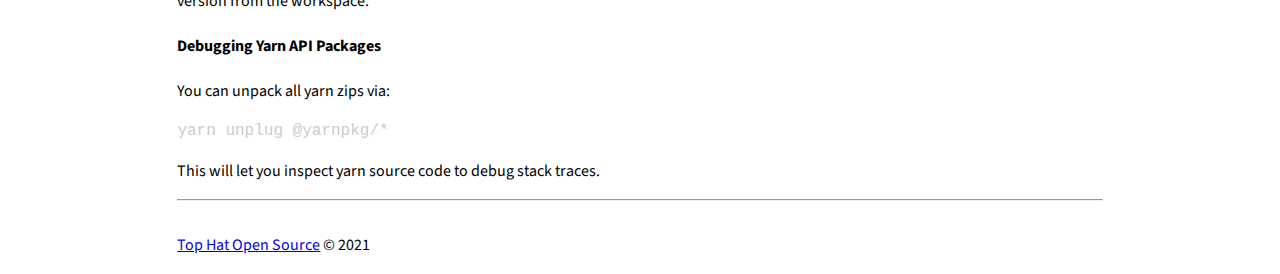
<file: docs/contributing/index.html>
<!DOCTYPE html><html lang="en"><head><meta charSet="utf-8"/><meta http-equiv="x-ua-compatible" content="ie=edge"/><meta name="viewport" content="width=device-width, initial-scale=1, shrink-to-fit=no"/><style data-href="https://tophat.github.io/monodeploy/styles.4491065ce91cef5c4fc1.css" data-identity="gatsby-global-css">@import url(https://fonts.googleapis.com/css2?family=Source+Sans+Pro:ital,wght@0,200;0,300;0,400;0,600;0,700;0,900;1,200;1,300;1,400;1,600;1,700;1,900&display=swap);*,:after,:before{box-sizing:border-box}:after,:before{text-decoration:inherit;vertical-align:inherit}html{-webkit-tap-highlight-color:transparent;-ms-text-size-adjust:100%;-webkit-text-size-adjust:100%;cursor:default;line-height:1.5;-moz-tab-size:4;-o-tab-size:4;tab-size:4;word-break:break-word}body{margin:0}h1{font-size:2em;margin:.67em 0}dl dl,dl ol,dl ul,ol dl,ol ol,ol ul,ul dl,ul ol,ul ul{margin:0}hr{color:inherit;height:0;overflow:visible}main{display:block}nav ol,nav ul{list-style:none;padding:0}nav li:before{content:"\200B"}pre{-ms-overflow-style:scrollbar;font-family:monospace,monospace;font-size:1em;overflow:auto}a{background-color:transparent}abbr[title]{text-decoration:underline;-webkit-text-decoration:underline dotted;text-decoration:underline dotted}b,strong{font-weight:bolder}code,kbd,samp{font-family:monospace,monospace;font-size:1em}small{font-size:80%}audio,canvas,iframe,img,svg,video{vertical-align:middle}audio,video{display:inline-block}audio:not([controls]){display:none;height:0}iframe,img{border-style:none}svg:not([fill]){fill:currentColor}svg:not(:root){overflow:hidden}table{border-collapse:collapse;border-color:inherit;text-indent:0}button,input,select{margin:0}button{overflow:visible;text-transform:none}[type=button],[type=reset],[type=submit],button{-webkit-appearance:button}fieldset{border:1px solid #a0a0a0;padding:.35em .75em .625em}input{overflow:visible}legend{color:inherit;display:table;max-width:100%;white-space:normal}progress{display:inline-block;vertical-align:baseline}select{text-transform:none}textarea{margin:0;overflow:auto;resize:vertical;resize:block}[type=checkbox],[type=radio]{padding:0}[type=search]{-webkit-appearance:textfield;outline-offset:-2px}::-webkit-inner-spin-button,::-webkit-outer-spin-button{height:auto}::-webkit-input-placeholder{color:inherit;opacity:.54}::-webkit-search-decoration{-webkit-appearance:none}::-webkit-file-upload-button{-webkit-appearance:button;font:inherit}::-moz-focus-inner{border-style:none;padding:0}:-moz-focusring{outline:1px dotted ButtonText}:-moz-ui-invalid{box-shadow:none}details,dialog{display:block}dialog{background-color:#fff;border:solid;color:#000;height:-moz-fit-content;height:-webkit-fit-content;height:fit-content;left:0;margin:auto;padding:1em;position:absolute;right:0;width:-moz-fit-content;width:-webkit-fit-content;width:fit-content}dialog:not([open]){display:none}summary{display:list-item}canvas{display:inline-block}template{display:none}[tabindex],a,area,button,input,label,select,summary,textarea{-ms-touch-action:manipulation}[hidden]{display:none}[aria-busy=true]{cursor:progress}[aria-controls]{cursor:pointer}[aria-disabled=true],[disabled]{cursor:not-allowed}[aria-hidden=false][hidden]{display:initial}[aria-hidden=false][hidden]:not(:focus){clip:rect(0,0,0,0);position:absolute}code[class*=language-],pre[class*=language-]{word-wrap:normal;background:none;color:#ccc;font-family:Consolas,Monaco,Andale Mono,Ubuntu Mono,monospace;font-size:1em;-webkit-hyphens:none;-ms-hyphens:none;hyphens:none;line-height:1.5;-moz-tab-size:4;-o-tab-size:4;tab-size:4;text-align:left;white-space:pre;word-break:normal;word-spacing:normal}pre[class*=language-]{margin:.5em 0;overflow:auto;padding:1em}:not(pre)>code[class*=language-],pre[class*=language-]{background:#2d2d2d}:not(pre)>code[class*=language-]{border-radius:.3em;padding:.1em;white-space:normal}.token.block-comment,.token.cdata,.token.comment,.token.doctype,.token.prolog{color:#999}.token.punctuation{color:#ccc}.token.attr-name,.token.deleted,.token.namespace,.token.tag{color:#e2777a}.token.function-name{color:#6196cc}.token.boolean,.token.function,.token.number{color:#f08d49}.token.class-name,.token.constant,.token.property,.token.symbol{color:#f8c555}.token.atrule,.token.builtin,.token.important,.token.keyword,.token.selector{color:#cc99cd}.token.attr-value,.token.char,.token.regex,.token.string,.token.variable{color:#7ec699}.token.entity,.token.operator,.token.url{color:#67cdcc}.token.bold,.token.important{font-weight:700}.token.italic{font-style:italic}.token.entity{cursor:help}.token.inserted{color:green}body,html{font-family:Source Sans Pro,sans-serif}</style><meta name="generator" content="Gatsby 3.8.1"/><title data-react-helmet="true">Contributing - Monodeploy | Monodeploy</title><meta data-react-helmet="true" name="description" content="The all-in-one monorepo publishing framework."/><meta data-react-helmet="true" property="og:title" content="Contributing - Monodeploy"/><meta data-react-helmet="true" property="og:description" content="The all-in-one monorepo publishing framework."/><meta data-react-helmet="true" property="og:type" content="website"/><meta data-react-helmet="true" name="twitter:card" content="summary"/><meta data-react-helmet="true" name="twitter:creator" content="Top Hat"/><meta data-react-helmet="true" name="twitter:title" content="Contributing - Monodeploy"/><meta data-react-helmet="true" name="twitter:description" content="The all-in-one monorepo publishing framework."/><style>.gatsby-image-wrapper{position:relative;overflow:hidden}.gatsby-image-wrapper img{bottom:0;height:100%;left:0;margin:0;max-width:none;padding:0;position:absolute;right:0;top:0;width:100%;object-fit:cover}.gatsby-image-wrapper [data-main-image]{opacity:0;transform:translateZ(0);transition:opacity .25s linear;will-change:opacity}.gatsby-image-wrapper-constrained{display:inline-block;vertical-align:top}</style><noscript><style>.gatsby-image-wrapper noscript [data-main-image]{opacity:1!important}.gatsby-image-wrapper [data-placeholder-image]{opacity:0!important}</style></noscript><script type="module">const e="undefined"!=typeof HTMLImageElement&&"loading"in HTMLImageElement.prototype;e&&document.body.addEventListener("load",(function(e){if(void 0===e.target.dataset.mainImage)return;if(void 0===e.target.dataset.gatsbyImageSsr)return;const t=e.target;let a=null,n=t;for(;null===a&&n;)void 0!==n.parentNode.dataset.gatsbyImageWrapper&&(a=n.parentNode),n=n.parentNode;const o=a.querySelector("[data-placeholder-image]"),r=new Image;r.src=t.currentSrc,r.decode().catch((()=>{})).then((()=>{t.style.opacity=1,o&&(o.style.opacity=0,o.style.transition="opacity 500ms linear")}))}),!0);</script><link rel="icon" href="https://tophat.github.io/monodeploy/favicon-32x32.png?v=7c012f21e871a2032efcc49c4c23abba" type="image/png"/><link rel="icon" href="https://tophat.github.io/monodeploy/favicon.svg?v=7c012f21e871a2032efcc49c4c23abba" type="image/svg+xml"/><link rel="manifest" href="/monodeploy/manifest.webmanifest" crossorigin="anonymous"/><meta name="theme-color" content="#803ed7"/><link rel="apple-touch-icon" sizes="48x48" href="https://tophat.github.io/monodeploy/icons/icon-48x48.png?v=7c012f21e871a2032efcc49c4c23abba"/><link rel="apple-touch-icon" sizes="72x72" href="https://tophat.github.io/monodeploy/icons/icon-72x72.png?v=7c012f21e871a2032efcc49c4c23abba"/><link rel="apple-touch-icon" sizes="96x96" href="https://tophat.github.io/monodeploy/icons/icon-96x96.png?v=7c012f21e871a2032efcc49c4c23abba"/><link rel="apple-touch-icon" sizes="144x144" href="https://tophat.github.io/monodeploy/icons/icon-144x144.png?v=7c012f21e871a2032efcc49c4c23abba"/><link rel="apple-touch-icon" sizes="192x192" href="https://tophat.github.io/monodeploy/icons/icon-192x192.png?v=7c012f21e871a2032efcc49c4c23abba"/><link rel="apple-touch-icon" sizes="256x256" href="https://tophat.github.io/monodeploy/icons/icon-256x256.png?v=7c012f21e871a2032efcc49c4c23abba"/><link rel="apple-touch-icon" sizes="384x384" href="https://tophat.github.io/monodeploy/icons/icon-384x384.png?v=7c012f21e871a2032efcc49c4c23abba"/><link rel="apple-touch-icon" sizes="512x512" href="https://tophat.github.io/monodeploy/icons/icon-512x512.png?v=7c012f21e871a2032efcc49c4c23abba"/><link as="script" rel="preload" href="https://tophat.github.io/monodeploy/webpack-runtime-be1672645320c1fd27a7.js"/><link as="script" rel="preload" href="https://tophat.github.io/monodeploy/framework-f54573b3e1967dc56291.js"/><link as="script" rel="preload" href="https://tophat.github.io/monodeploy/app-ed0f5c0aee71b7f0b586.js"/><link as="script" rel="preload" href="https://tophat.github.io/monodeploy/commons-e2b94b2644fab64809f8.js"/><link as="script" rel="preload" href="https://tophat.github.io/monodeploy/component---src-pages-markdown-remark-frontmatter-slug-tsx-97b2b36f15db5193ec90.js"/><link as="fetch" rel="preload" href="https://tophat.github.io/monodeploy/page-data/contributing/page-data.json" crossorigin="anonymous"/><link as="fetch" rel="preload" href="https://tophat.github.io/monodeploy/page-data/sq/d/3649515864.json" crossorigin="anonymous"/><link as="fetch" rel="preload" href="https://tophat.github.io/monodeploy/page-data/sq/d/63159454.json" crossorigin="anonymous"/><link as="fetch" rel="preload" href="https://tophat.github.io/monodeploy/page-data/app-data.json" crossorigin="anonymous"/></head><body><div id="___gatsby"><div style="outline:none" tabindex="-1" id="gatsby-focus-wrapper"><header style="background:#803ed7;margin-bottom:1.45rem"><div style="margin:0 auto;max-width:960px;padding:1.45rem 1.0875rem"><h1 style="margin:0"><a style="color:white;text-decoration:none" href="/monodeploy/">Monodeploy</a></h1><a href="https://github.com/tophat/monodeploy" style="color:#ffffff" rel="noreferrer">View GitHub Project</a></div></header><div style="margin:0 auto;max-width:960px;padding:0 1.0875rem 1.45rem"><main><div class="md-content"><h2>Contributing to Monodeploy</h2>
<h3>Quick Setup (Optional)</h3>
<p>Just for initial setup.</p>
<pre><code class="language-bash">. script/bootstrap
</code></pre>
<h3>Getting Started</h3>
<p>Optionally install nvm to ensure you're using the correct version of node. You can find the node version in the <code>.nvmrc</code> file.</p>
<p>Install dependencies.</p>
<pre><code class="language-bash">yarn
</code></pre>
<p>and then install the git hooks:</p>
<pre><code class="language-bash">yarn husky install
</code></pre>
<p>This project uses <a href="https://www.typescriptlang.org/">Typescript</a> and <a href="https://yarnpkg.com/">Yarn Berry</a>.</p>
<h3>Tests</h3>
<p>Start the mock registry:</p>
<pre><code class="language-bash">yarn test:registry
</code></pre>
<p>and then run the tests:</p>
<pre><code class="language-bash">yarn test
</code></pre>
<p>You can run <code>yarn test:registry:logs</code> to see a live stream of the registry logs.</p>
<p>During development, you can usue the watch mode to have tests autorun on file changes:</p>
<pre><code class="language-bash">yarn test:watch
</code></pre>
<h3>Build</h3>
<p>You can execute <code>yarn build</code> to generate the build assets that ultimately gets uploaded to the NPM registry. It will also leave the intermediate <code>lib</code> artifacts, which contain the transpiled code.</p>
<p>You can use <code>yarn workspaces foreach -p build:watch</code> to rebuild the lib directory (minus typescript definitions) on source file change.</p>
<p>To regenerate typescript definition files (and to catch type violations):</p>
<pre><code class="language-bash">yarn workspaces foreach -p types:watch
</code></pre>
<h3>Using Example Monorepo</h3>
<p>After building the code (via above watch commands), run:</p>
<pre><code class="language-bash">yarn node packages/cli/lib/cli.js --cwd &#x3C;PATH_TO_EXAMPLE_MONOREPO> \
    --dry-run --log-level 0 \
    --conventional-changelog-config @tophat/conventional-changelog-config
</code></pre>
<h3>Tips</h3>
<h4>Configuring Your IDE</h4>
<h5>VSCode</h5>
<p>You'll need to download the <a href="https://marketplace.visualstudio.com/items?itemName=arcanis.vscode-zipfs">ZipFS</a> extension to be able to use functionality such as "Go To Definition" with the zipped npm packages.</p>
<p>In a Typescript file, <kbd>Cmd + Shift + P</kbd> will open the command menu. Select "TypeScript: Select Typescript Version..." and use the version from the workspace.</p>
<h4>Debugging Yarn API Packages</h4>
<p>You can unpack all yarn zips via:</p>
<pre><code class="language-bash">yarn unplug @yarnpkg/*
</code></pre>
<p>This will let you inspect yarn source code to debug stack traces.</p></div></main><hr/><footer style="margin-top:2rem"><a href="https://opensource.tophat.com/" rel="noreferrer" target="_blank">Top Hat Open Source</a> <!-- -->© <!-- -->2021</footer></div></div><div id="gatsby-announcer" style="position:absolute;top:0;width:1px;height:1px;padding:0;overflow:hidden;clip:rect(0, 0, 0, 0);white-space:nowrap;border:0" aria-live="assertive" aria-atomic="true"></div></div><script id="gatsby-script-loader">/*<![CDATA[*/window.pagePath="/contributing/";/*]]>*/</script><script id="gatsby-chunk-mapping">/*<![CDATA[*/window.___chunkMapping={"polyfill":["/polyfill-f52164af6c2d4eaeca5a.js"],"app":["/app-ed0f5c0aee71b7f0b586.js"],"component---src-pages-404-tsx":["/component---src-pages-404-tsx-3cabb3f44ed57eb153d0.js"],"component---src-pages-markdown-remark-frontmatter-slug-tsx":["/component---src-pages-markdown-remark-frontmatter-slug-tsx-97b2b36f15db5193ec90.js"]};/*]]>*/</script><script src="https://tophat.github.io/monodeploy/polyfill-f52164af6c2d4eaeca5a.js" nomodule=""></script><script src="https://tophat.github.io/monodeploy/component---src-pages-markdown-remark-frontmatter-slug-tsx-97b2b36f15db5193ec90.js" async=""></script><script src="https://tophat.github.io/monodeploy/commons-e2b94b2644fab64809f8.js" async=""></script><script src="https://tophat.github.io/monodeploy/app-ed0f5c0aee71b7f0b586.js" async=""></script><script src="https://tophat.github.io/monodeploy/framework-f54573b3e1967dc56291.js" async=""></script><script src="https://tophat.github.io/monodeploy/webpack-runtime-be1672645320c1fd27a7.js" async=""></script></body></html>
</file>
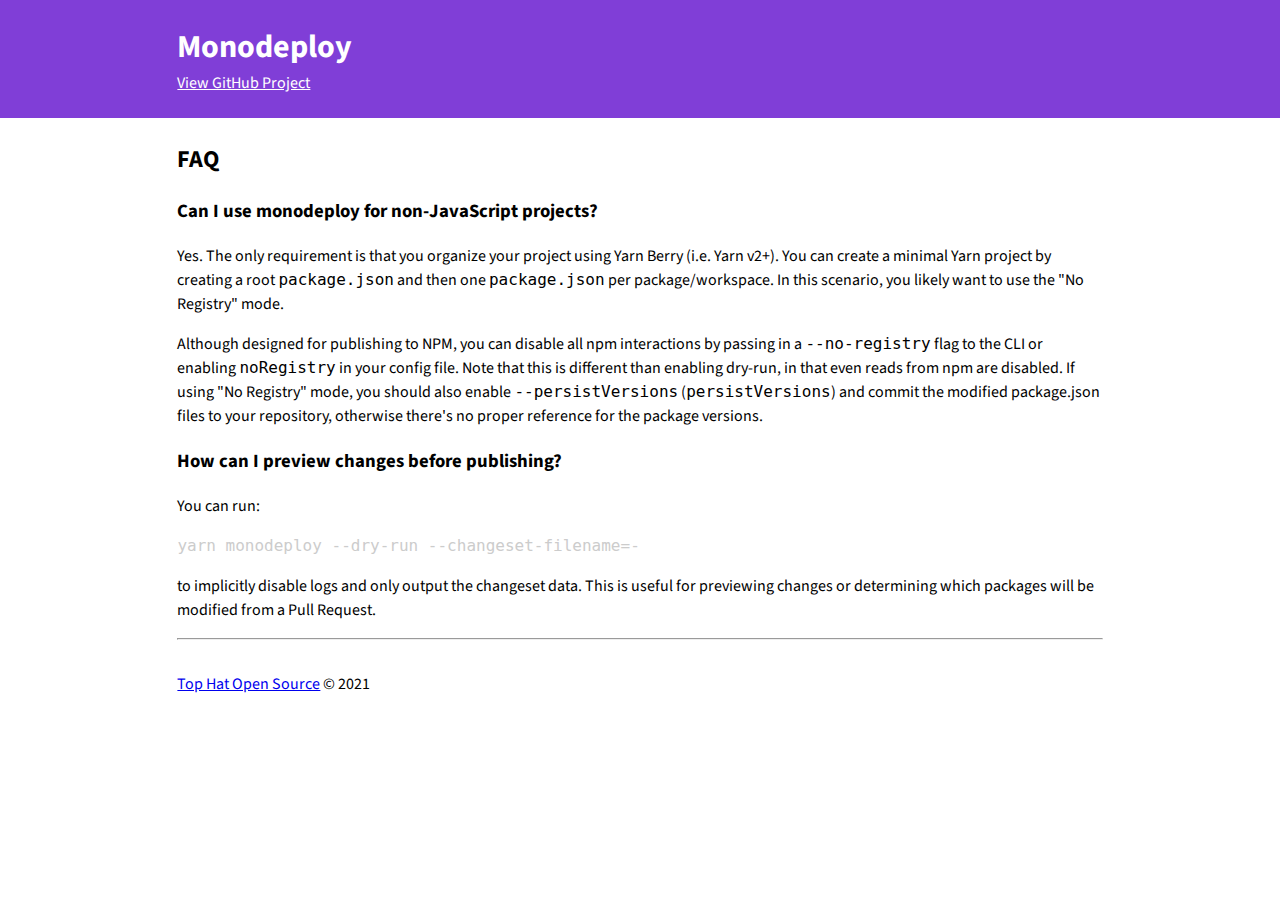
<file: docs/faq/index.html>
<!DOCTYPE html><html lang="en"><head><meta charSet="utf-8"/><meta http-equiv="x-ua-compatible" content="ie=edge"/><meta name="viewport" content="width=device-width, initial-scale=1, shrink-to-fit=no"/><style data-href="https://tophat.github.io/monodeploy/styles.4491065ce91cef5c4fc1.css" data-identity="gatsby-global-css">@import url(https://fonts.googleapis.com/css2?family=Source+Sans+Pro:ital,wght@0,200;0,300;0,400;0,600;0,700;0,900;1,200;1,300;1,400;1,600;1,700;1,900&display=swap);*,:after,:before{box-sizing:border-box}:after,:before{text-decoration:inherit;vertical-align:inherit}html{-webkit-tap-highlight-color:transparent;-ms-text-size-adjust:100%;-webkit-text-size-adjust:100%;cursor:default;line-height:1.5;-moz-tab-size:4;-o-tab-size:4;tab-size:4;word-break:break-word}body{margin:0}h1{font-size:2em;margin:.67em 0}dl dl,dl ol,dl ul,ol dl,ol ol,ol ul,ul dl,ul ol,ul ul{margin:0}hr{color:inherit;height:0;overflow:visible}main{display:block}nav ol,nav ul{list-style:none;padding:0}nav li:before{content:"\200B"}pre{-ms-overflow-style:scrollbar;font-family:monospace,monospace;font-size:1em;overflow:auto}a{background-color:transparent}abbr[title]{text-decoration:underline;-webkit-text-decoration:underline dotted;text-decoration:underline dotted}b,strong{font-weight:bolder}code,kbd,samp{font-family:monospace,monospace;font-size:1em}small{font-size:80%}audio,canvas,iframe,img,svg,video{vertical-align:middle}audio,video{display:inline-block}audio:not([controls]){display:none;height:0}iframe,img{border-style:none}svg:not([fill]){fill:currentColor}svg:not(:root){overflow:hidden}table{border-collapse:collapse;border-color:inherit;text-indent:0}button,input,select{margin:0}button{overflow:visible;text-transform:none}[type=button],[type=reset],[type=submit],button{-webkit-appearance:button}fieldset{border:1px solid #a0a0a0;padding:.35em .75em .625em}input{overflow:visible}legend{color:inherit;display:table;max-width:100%;white-space:normal}progress{display:inline-block;vertical-align:baseline}select{text-transform:none}textarea{margin:0;overflow:auto;resize:vertical;resize:block}[type=checkbox],[type=radio]{padding:0}[type=search]{-webkit-appearance:textfield;outline-offset:-2px}::-webkit-inner-spin-button,::-webkit-outer-spin-button{height:auto}::-webkit-input-placeholder{color:inherit;opacity:.54}::-webkit-search-decoration{-webkit-appearance:none}::-webkit-file-upload-button{-webkit-appearance:button;font:inherit}::-moz-focus-inner{border-style:none;padding:0}:-moz-focusring{outline:1px dotted ButtonText}:-moz-ui-invalid{box-shadow:none}details,dialog{display:block}dialog{background-color:#fff;border:solid;color:#000;height:-moz-fit-content;height:-webkit-fit-content;height:fit-content;left:0;margin:auto;padding:1em;position:absolute;right:0;width:-moz-fit-content;width:-webkit-fit-content;width:fit-content}dialog:not([open]){display:none}summary{display:list-item}canvas{display:inline-block}template{display:none}[tabindex],a,area,button,input,label,select,summary,textarea{-ms-touch-action:manipulation}[hidden]{display:none}[aria-busy=true]{cursor:progress}[aria-controls]{cursor:pointer}[aria-disabled=true],[disabled]{cursor:not-allowed}[aria-hidden=false][hidden]{display:initial}[aria-hidden=false][hidden]:not(:focus){clip:rect(0,0,0,0);position:absolute}code[class*=language-],pre[class*=language-]{word-wrap:normal;background:none;color:#ccc;font-family:Consolas,Monaco,Andale Mono,Ubuntu Mono,monospace;font-size:1em;-webkit-hyphens:none;-ms-hyphens:none;hyphens:none;line-height:1.5;-moz-tab-size:4;-o-tab-size:4;tab-size:4;text-align:left;white-space:pre;word-break:normal;word-spacing:normal}pre[class*=language-]{margin:.5em 0;overflow:auto;padding:1em}:not(pre)>code[class*=language-],pre[class*=language-]{background:#2d2d2d}:not(pre)>code[class*=language-]{border-radius:.3em;padding:.1em;white-space:normal}.token.block-comment,.token.cdata,.token.comment,.token.doctype,.token.prolog{color:#999}.token.punctuation{color:#ccc}.token.attr-name,.token.deleted,.token.namespace,.token.tag{color:#e2777a}.token.function-name{color:#6196cc}.token.boolean,.token.function,.token.number{color:#f08d49}.token.class-name,.token.constant,.token.property,.token.symbol{color:#f8c555}.token.atrule,.token.builtin,.token.important,.token.keyword,.token.selector{color:#cc99cd}.token.attr-value,.token.char,.token.regex,.token.string,.token.variable{color:#7ec699}.token.entity,.token.operator,.token.url{color:#67cdcc}.token.bold,.token.important{font-weight:700}.token.italic{font-style:italic}.token.entity{cursor:help}.token.inserted{color:green}body,html{font-family:Source Sans Pro,sans-serif}</style><meta name="generator" content="Gatsby 3.8.1"/><title data-react-helmet="true">Frequently Asked Questions - Monodeploy | Monodeploy</title><meta data-react-helmet="true" name="description" content="The all-in-one monorepo publishing framework."/><meta data-react-helmet="true" property="og:title" content="Frequently Asked Questions - Monodeploy"/><meta data-react-helmet="true" property="og:description" content="The all-in-one monorepo publishing framework."/><meta data-react-helmet="true" property="og:type" content="website"/><meta data-react-helmet="true" name="twitter:card" content="summary"/><meta data-react-helmet="true" name="twitter:creator" content="Top Hat"/><meta data-react-helmet="true" name="twitter:title" content="Frequently Asked Questions - Monodeploy"/><meta data-react-helmet="true" name="twitter:description" content="The all-in-one monorepo publishing framework."/><style>.gatsby-image-wrapper{position:relative;overflow:hidden}.gatsby-image-wrapper img{bottom:0;height:100%;left:0;margin:0;max-width:none;padding:0;position:absolute;right:0;top:0;width:100%;object-fit:cover}.gatsby-image-wrapper [data-main-image]{opacity:0;transform:translateZ(0);transition:opacity .25s linear;will-change:opacity}.gatsby-image-wrapper-constrained{display:inline-block;vertical-align:top}</style><noscript><style>.gatsby-image-wrapper noscript [data-main-image]{opacity:1!important}.gatsby-image-wrapper [data-placeholder-image]{opacity:0!important}</style></noscript><script type="module">const e="undefined"!=typeof HTMLImageElement&&"loading"in HTMLImageElement.prototype;e&&document.body.addEventListener("load",(function(e){if(void 0===e.target.dataset.mainImage)return;if(void 0===e.target.dataset.gatsbyImageSsr)return;const t=e.target;let a=null,n=t;for(;null===a&&n;)void 0!==n.parentNode.dataset.gatsbyImageWrapper&&(a=n.parentNode),n=n.parentNode;const o=a.querySelector("[data-placeholder-image]"),r=new Image;r.src=t.currentSrc,r.decode().catch((()=>{})).then((()=>{t.style.opacity=1,o&&(o.style.opacity=0,o.style.transition="opacity 500ms linear")}))}),!0);</script><link rel="icon" href="https://tophat.github.io/monodeploy/favicon-32x32.png?v=7c012f21e871a2032efcc49c4c23abba" type="image/png"/><link rel="icon" href="https://tophat.github.io/monodeploy/favicon.svg?v=7c012f21e871a2032efcc49c4c23abba" type="image/svg+xml"/><link rel="manifest" href="/monodeploy/manifest.webmanifest" crossorigin="anonymous"/><meta name="theme-color" content="#803ed7"/><link rel="apple-touch-icon" sizes="48x48" href="https://tophat.github.io/monodeploy/icons/icon-48x48.png?v=7c012f21e871a2032efcc49c4c23abba"/><link rel="apple-touch-icon" sizes="72x72" href="https://tophat.github.io/monodeploy/icons/icon-72x72.png?v=7c012f21e871a2032efcc49c4c23abba"/><link rel="apple-touch-icon" sizes="96x96" href="https://tophat.github.io/monodeploy/icons/icon-96x96.png?v=7c012f21e871a2032efcc49c4c23abba"/><link rel="apple-touch-icon" sizes="144x144" href="https://tophat.github.io/monodeploy/icons/icon-144x144.png?v=7c012f21e871a2032efcc49c4c23abba"/><link rel="apple-touch-icon" sizes="192x192" href="https://tophat.github.io/monodeploy/icons/icon-192x192.png?v=7c012f21e871a2032efcc49c4c23abba"/><link rel="apple-touch-icon" sizes="256x256" href="https://tophat.github.io/monodeploy/icons/icon-256x256.png?v=7c012f21e871a2032efcc49c4c23abba"/><link rel="apple-touch-icon" sizes="384x384" href="https://tophat.github.io/monodeploy/icons/icon-384x384.png?v=7c012f21e871a2032efcc49c4c23abba"/><link rel="apple-touch-icon" sizes="512x512" href="https://tophat.github.io/monodeploy/icons/icon-512x512.png?v=7c012f21e871a2032efcc49c4c23abba"/><link as="script" rel="preload" href="https://tophat.github.io/monodeploy/webpack-runtime-be1672645320c1fd27a7.js"/><link as="script" rel="preload" href="https://tophat.github.io/monodeploy/framework-f54573b3e1967dc56291.js"/><link as="script" rel="preload" href="https://tophat.github.io/monodeploy/app-ed0f5c0aee71b7f0b586.js"/><link as="script" rel="preload" href="https://tophat.github.io/monodeploy/commons-e2b94b2644fab64809f8.js"/><link as="script" rel="preload" href="https://tophat.github.io/monodeploy/component---src-pages-markdown-remark-frontmatter-slug-tsx-97b2b36f15db5193ec90.js"/><link as="fetch" rel="preload" href="https://tophat.github.io/monodeploy/page-data/faq/page-data.json" crossorigin="anonymous"/><link as="fetch" rel="preload" href="https://tophat.github.io/monodeploy/page-data/sq/d/3649515864.json" crossorigin="anonymous"/><link as="fetch" rel="preload" href="https://tophat.github.io/monodeploy/page-data/sq/d/63159454.json" crossorigin="anonymous"/><link as="fetch" rel="preload" href="https://tophat.github.io/monodeploy/page-data/app-data.json" crossorigin="anonymous"/></head><body><div id="___gatsby"><div style="outline:none" tabindex="-1" id="gatsby-focus-wrapper"><header style="background:#803ed7;margin-bottom:1.45rem"><div style="margin:0 auto;max-width:960px;padding:1.45rem 1.0875rem"><h1 style="margin:0"><a style="color:white;text-decoration:none" href="/monodeploy/">Monodeploy</a></h1><a href="https://github.com/tophat/monodeploy" style="color:#ffffff" rel="noreferrer">View GitHub Project</a></div></header><div style="margin:0 auto;max-width:960px;padding:0 1.0875rem 1.45rem"><main><div class="md-content"><h2>FAQ</h2>
<h3>Can I use monodeploy for non-JavaScript projects?</h3>
<p>Yes. The only requirement is that you organize your project using Yarn Berry (i.e. Yarn v2+). You can create a minimal Yarn project by creating a root <code>package.json</code> and then one <code>package.json</code> per package/workspace. In this scenario, you likely want to use the "No Registry" mode.</p>
<p>Although designed for publishing to NPM, you can disable all npm interactions by passing in a <code>--no-registry</code> flag to the CLI or enabling <code>noRegistry</code> in your config file. Note that this is different than enabling dry-run, in that even reads from npm are disabled. If using "No Registry" mode, you should also enable <code>--persistVersions</code> (<code>persistVersions</code>) and commit the modified package.json files to your repository, otherwise there's no proper reference for the package versions.</p>
<h3>How can I preview changes before publishing?</h3>
<p>You can run:</p>
<pre><code class="language-bash">yarn monodeploy --dry-run --changeset-filename=-
</code></pre>
<p>to implicitly disable logs and only output the changeset data. This is useful for previewing changes or determining which packages will be modified from a Pull Request.</p></div></main><hr/><footer style="margin-top:2rem"><a href="https://opensource.tophat.com/" rel="noreferrer" target="_blank">Top Hat Open Source</a> <!-- -->© <!-- -->2021</footer></div></div><div id="gatsby-announcer" style="position:absolute;top:0;width:1px;height:1px;padding:0;overflow:hidden;clip:rect(0, 0, 0, 0);white-space:nowrap;border:0" aria-live="assertive" aria-atomic="true"></div></div><script id="gatsby-script-loader">/*<![CDATA[*/window.pagePath="/faq/";/*]]>*/</script><script id="gatsby-chunk-mapping">/*<![CDATA[*/window.___chunkMapping={"polyfill":["/polyfill-f52164af6c2d4eaeca5a.js"],"app":["/app-ed0f5c0aee71b7f0b586.js"],"component---src-pages-404-tsx":["/component---src-pages-404-tsx-3cabb3f44ed57eb153d0.js"],"component---src-pages-markdown-remark-frontmatter-slug-tsx":["/component---src-pages-markdown-remark-frontmatter-slug-tsx-97b2b36f15db5193ec90.js"]};/*]]>*/</script><script src="https://tophat.github.io/monodeploy/polyfill-f52164af6c2d4eaeca5a.js" nomodule=""></script><script src="https://tophat.github.io/monodeploy/component---src-pages-markdown-remark-frontmatter-slug-tsx-97b2b36f15db5193ec90.js" async=""></script><script src="https://tophat.github.io/monodeploy/commons-e2b94b2644fab64809f8.js" async=""></script><script src="https://tophat.github.io/monodeploy/app-ed0f5c0aee71b7f0b586.js" async=""></script><script src="https://tophat.github.io/monodeploy/framework-f54573b3e1967dc56291.js" async=""></script><script src="https://tophat.github.io/monodeploy/webpack-runtime-be1672645320c1fd27a7.js" async=""></script></body></html>
</file>
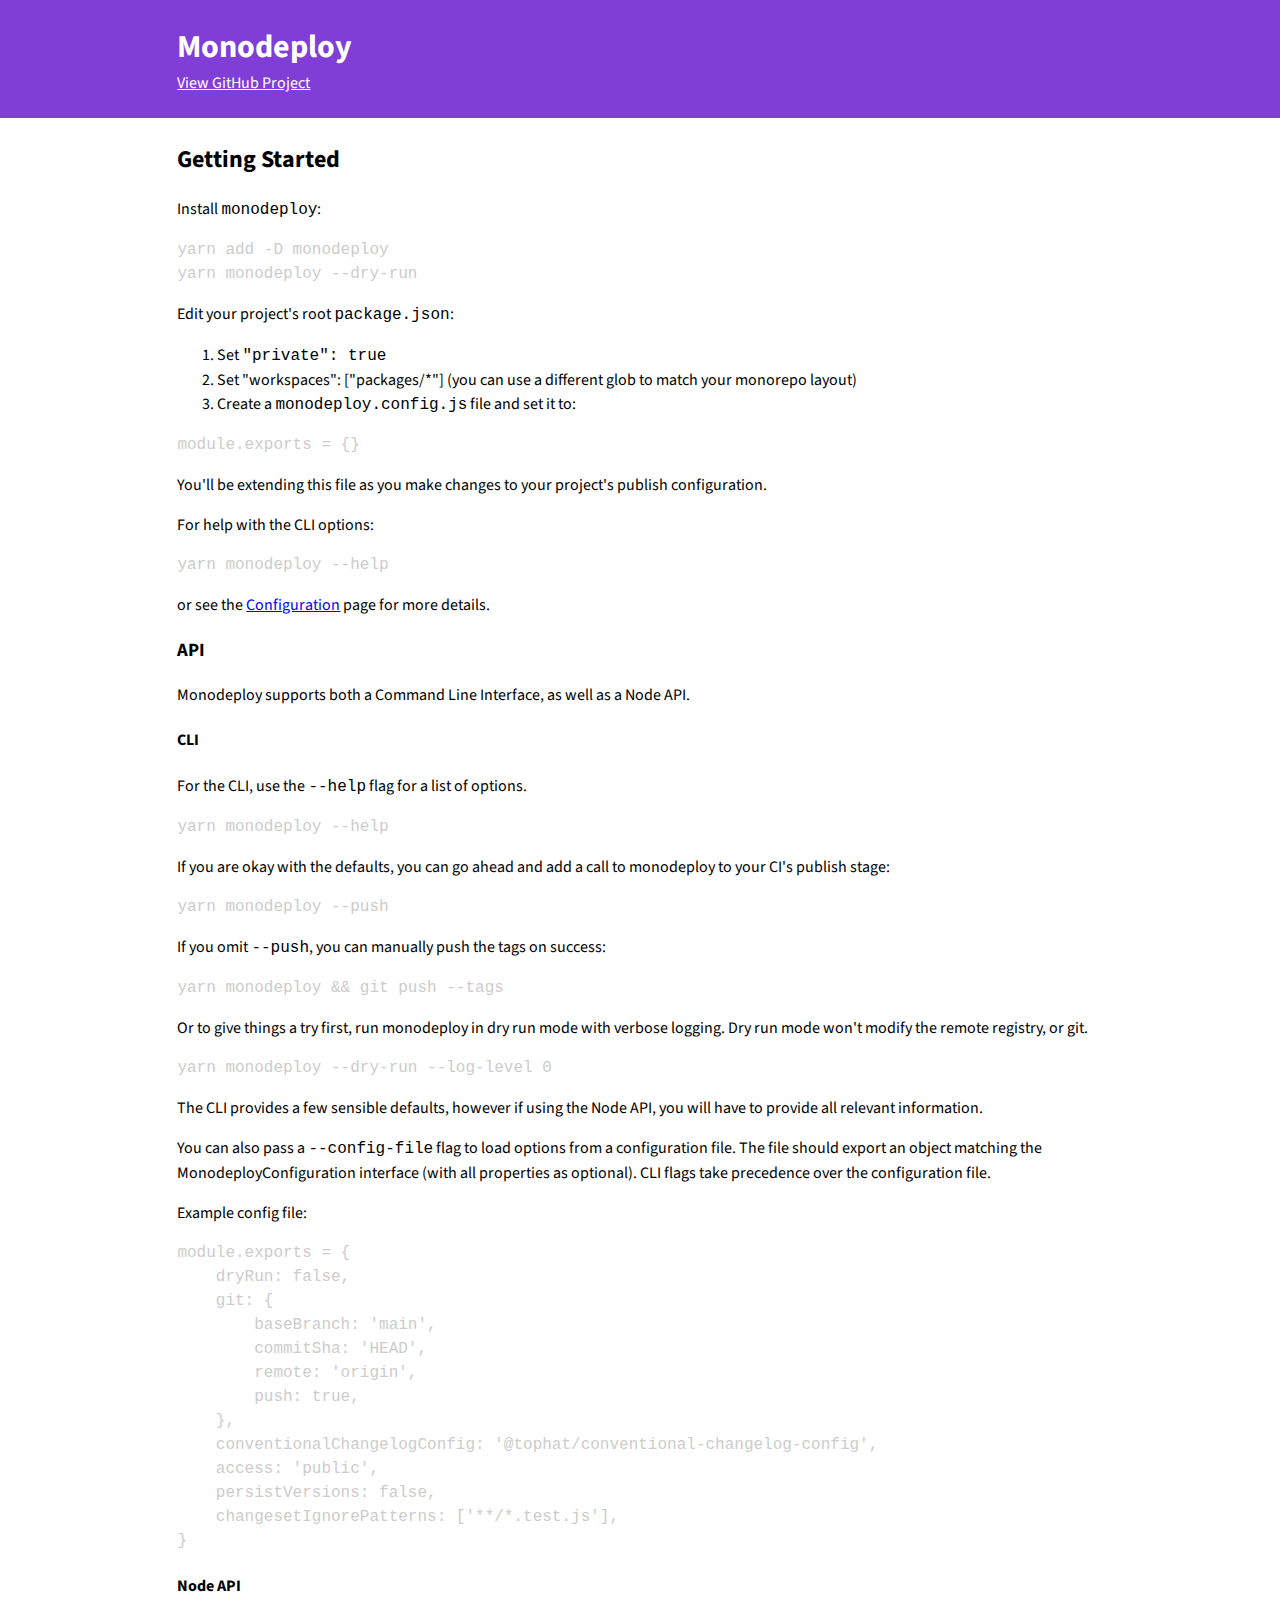
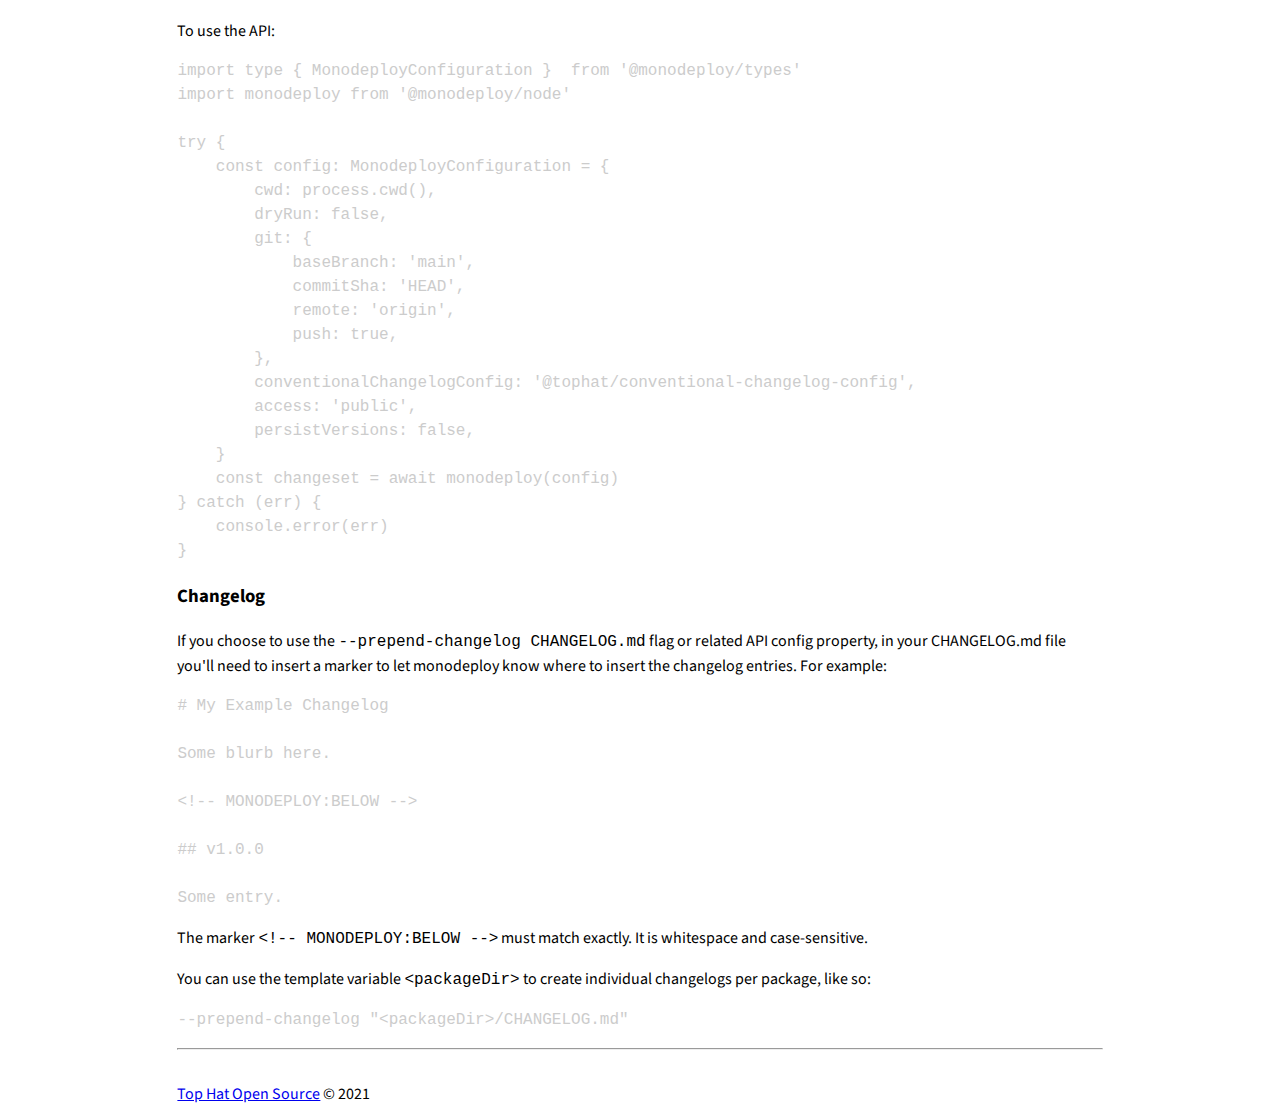
<file: docs/getting-started/index.html>
<!DOCTYPE html><html lang="en"><head><meta charSet="utf-8"/><meta http-equiv="x-ua-compatible" content="ie=edge"/><meta name="viewport" content="width=device-width, initial-scale=1, shrink-to-fit=no"/><style data-href="https://tophat.github.io/monodeploy/styles.4491065ce91cef5c4fc1.css" data-identity="gatsby-global-css">@import url(https://fonts.googleapis.com/css2?family=Source+Sans+Pro:ital,wght@0,200;0,300;0,400;0,600;0,700;0,900;1,200;1,300;1,400;1,600;1,700;1,900&display=swap);*,:after,:before{box-sizing:border-box}:after,:before{text-decoration:inherit;vertical-align:inherit}html{-webkit-tap-highlight-color:transparent;-ms-text-size-adjust:100%;-webkit-text-size-adjust:100%;cursor:default;line-height:1.5;-moz-tab-size:4;-o-tab-size:4;tab-size:4;word-break:break-word}body{margin:0}h1{font-size:2em;margin:.67em 0}dl dl,dl ol,dl ul,ol dl,ol ol,ol ul,ul dl,ul ol,ul ul{margin:0}hr{color:inherit;height:0;overflow:visible}main{display:block}nav ol,nav ul{list-style:none;padding:0}nav li:before{content:"\200B"}pre{-ms-overflow-style:scrollbar;font-family:monospace,monospace;font-size:1em;overflow:auto}a{background-color:transparent}abbr[title]{text-decoration:underline;-webkit-text-decoration:underline dotted;text-decoration:underline dotted}b,strong{font-weight:bolder}code,kbd,samp{font-family:monospace,monospace;font-size:1em}small{font-size:80%}audio,canvas,iframe,img,svg,video{vertical-align:middle}audio,video{display:inline-block}audio:not([controls]){display:none;height:0}iframe,img{border-style:none}svg:not([fill]){fill:currentColor}svg:not(:root){overflow:hidden}table{border-collapse:collapse;border-color:inherit;text-indent:0}button,input,select{margin:0}button{overflow:visible;text-transform:none}[type=button],[type=reset],[type=submit],button{-webkit-appearance:button}fieldset{border:1px solid #a0a0a0;padding:.35em .75em .625em}input{overflow:visible}legend{color:inherit;display:table;max-width:100%;white-space:normal}progress{display:inline-block;vertical-align:baseline}select{text-transform:none}textarea{margin:0;overflow:auto;resize:vertical;resize:block}[type=checkbox],[type=radio]{padding:0}[type=search]{-webkit-appearance:textfield;outline-offset:-2px}::-webkit-inner-spin-button,::-webkit-outer-spin-button{height:auto}::-webkit-input-placeholder{color:inherit;opacity:.54}::-webkit-search-decoration{-webkit-appearance:none}::-webkit-file-upload-button{-webkit-appearance:button;font:inherit}::-moz-focus-inner{border-style:none;padding:0}:-moz-focusring{outline:1px dotted ButtonText}:-moz-ui-invalid{box-shadow:none}details,dialog{display:block}dialog{background-color:#fff;border:solid;color:#000;height:-moz-fit-content;height:-webkit-fit-content;height:fit-content;left:0;margin:auto;padding:1em;position:absolute;right:0;width:-moz-fit-content;width:-webkit-fit-content;width:fit-content}dialog:not([open]){display:none}summary{display:list-item}canvas{display:inline-block}template{display:none}[tabindex],a,area,button,input,label,select,summary,textarea{-ms-touch-action:manipulation}[hidden]{display:none}[aria-busy=true]{cursor:progress}[aria-controls]{cursor:pointer}[aria-disabled=true],[disabled]{cursor:not-allowed}[aria-hidden=false][hidden]{display:initial}[aria-hidden=false][hidden]:not(:focus){clip:rect(0,0,0,0);position:absolute}code[class*=language-],pre[class*=language-]{word-wrap:normal;background:none;color:#ccc;font-family:Consolas,Monaco,Andale Mono,Ubuntu Mono,monospace;font-size:1em;-webkit-hyphens:none;-ms-hyphens:none;hyphens:none;line-height:1.5;-moz-tab-size:4;-o-tab-size:4;tab-size:4;text-align:left;white-space:pre;word-break:normal;word-spacing:normal}pre[class*=language-]{margin:.5em 0;overflow:auto;padding:1em}:not(pre)>code[class*=language-],pre[class*=language-]{background:#2d2d2d}:not(pre)>code[class*=language-]{border-radius:.3em;padding:.1em;white-space:normal}.token.block-comment,.token.cdata,.token.comment,.token.doctype,.token.prolog{color:#999}.token.punctuation{color:#ccc}.token.attr-name,.token.deleted,.token.namespace,.token.tag{color:#e2777a}.token.function-name{color:#6196cc}.token.boolean,.token.function,.token.number{color:#f08d49}.token.class-name,.token.constant,.token.property,.token.symbol{color:#f8c555}.token.atrule,.token.builtin,.token.important,.token.keyword,.token.selector{color:#cc99cd}.token.attr-value,.token.char,.token.regex,.token.string,.token.variable{color:#7ec699}.token.entity,.token.operator,.token.url{color:#67cdcc}.token.bold,.token.important{font-weight:700}.token.italic{font-style:italic}.token.entity{cursor:help}.token.inserted{color:green}body,html{font-family:Source Sans Pro,sans-serif}</style><meta name="generator" content="Gatsby 3.8.1"/><title data-react-helmet="true">Getting Started - Monodeploy | Monodeploy</title><meta data-react-helmet="true" name="description" content="The all-in-one monorepo publishing framework."/><meta data-react-helmet="true" property="og:title" content="Getting Started - Monodeploy"/><meta data-react-helmet="true" property="og:description" content="The all-in-one monorepo publishing framework."/><meta data-react-helmet="true" property="og:type" content="website"/><meta data-react-helmet="true" name="twitter:card" content="summary"/><meta data-react-helmet="true" name="twitter:creator" content="Top Hat"/><meta data-react-helmet="true" name="twitter:title" content="Getting Started - Monodeploy"/><meta data-react-helmet="true" name="twitter:description" content="The all-in-one monorepo publishing framework."/><style>.gatsby-image-wrapper{position:relative;overflow:hidden}.gatsby-image-wrapper img{bottom:0;height:100%;left:0;margin:0;max-width:none;padding:0;position:absolute;right:0;top:0;width:100%;object-fit:cover}.gatsby-image-wrapper [data-main-image]{opacity:0;transform:translateZ(0);transition:opacity .25s linear;will-change:opacity}.gatsby-image-wrapper-constrained{display:inline-block;vertical-align:top}</style><noscript><style>.gatsby-image-wrapper noscript [data-main-image]{opacity:1!important}.gatsby-image-wrapper [data-placeholder-image]{opacity:0!important}</style></noscript><script type="module">const e="undefined"!=typeof HTMLImageElement&&"loading"in HTMLImageElement.prototype;e&&document.body.addEventListener("load",(function(e){if(void 0===e.target.dataset.mainImage)return;if(void 0===e.target.dataset.gatsbyImageSsr)return;const t=e.target;let a=null,n=t;for(;null===a&&n;)void 0!==n.parentNode.dataset.gatsbyImageWrapper&&(a=n.parentNode),n=n.parentNode;const o=a.querySelector("[data-placeholder-image]"),r=new Image;r.src=t.currentSrc,r.decode().catch((()=>{})).then((()=>{t.style.opacity=1,o&&(o.style.opacity=0,o.style.transition="opacity 500ms linear")}))}),!0);</script><link rel="icon" href="https://tophat.github.io/monodeploy/favicon-32x32.png?v=7c012f21e871a2032efcc49c4c23abba" type="image/png"/><link rel="icon" href="https://tophat.github.io/monodeploy/favicon.svg?v=7c012f21e871a2032efcc49c4c23abba" type="image/svg+xml"/><link rel="manifest" href="/monodeploy/manifest.webmanifest" crossorigin="anonymous"/><meta name="theme-color" content="#803ed7"/><link rel="apple-touch-icon" sizes="48x48" href="https://tophat.github.io/monodeploy/icons/icon-48x48.png?v=7c012f21e871a2032efcc49c4c23abba"/><link rel="apple-touch-icon" sizes="72x72" href="https://tophat.github.io/monodeploy/icons/icon-72x72.png?v=7c012f21e871a2032efcc49c4c23abba"/><link rel="apple-touch-icon" sizes="96x96" href="https://tophat.github.io/monodeploy/icons/icon-96x96.png?v=7c012f21e871a2032efcc49c4c23abba"/><link rel="apple-touch-icon" sizes="144x144" href="https://tophat.github.io/monodeploy/icons/icon-144x144.png?v=7c012f21e871a2032efcc49c4c23abba"/><link rel="apple-touch-icon" sizes="192x192" href="https://tophat.github.io/monodeploy/icons/icon-192x192.png?v=7c012f21e871a2032efcc49c4c23abba"/><link rel="apple-touch-icon" sizes="256x256" href="https://tophat.github.io/monodeploy/icons/icon-256x256.png?v=7c012f21e871a2032efcc49c4c23abba"/><link rel="apple-touch-icon" sizes="384x384" href="https://tophat.github.io/monodeploy/icons/icon-384x384.png?v=7c012f21e871a2032efcc49c4c23abba"/><link rel="apple-touch-icon" sizes="512x512" href="https://tophat.github.io/monodeploy/icons/icon-512x512.png?v=7c012f21e871a2032efcc49c4c23abba"/><link as="script" rel="preload" href="https://tophat.github.io/monodeploy/webpack-runtime-be1672645320c1fd27a7.js"/><link as="script" rel="preload" href="https://tophat.github.io/monodeploy/framework-f54573b3e1967dc56291.js"/><link as="script" rel="preload" href="https://tophat.github.io/monodeploy/app-ed0f5c0aee71b7f0b586.js"/><link as="script" rel="preload" href="https://tophat.github.io/monodeploy/commons-e2b94b2644fab64809f8.js"/><link as="script" rel="preload" href="https://tophat.github.io/monodeploy/component---src-pages-markdown-remark-frontmatter-slug-tsx-97b2b36f15db5193ec90.js"/><link as="fetch" rel="preload" href="https://tophat.github.io/monodeploy/page-data/getting-started/page-data.json" crossorigin="anonymous"/><link as="fetch" rel="preload" href="https://tophat.github.io/monodeploy/page-data/sq/d/3649515864.json" crossorigin="anonymous"/><link as="fetch" rel="preload" href="https://tophat.github.io/monodeploy/page-data/sq/d/63159454.json" crossorigin="anonymous"/><link as="fetch" rel="preload" href="https://tophat.github.io/monodeploy/page-data/app-data.json" crossorigin="anonymous"/></head><body><div id="___gatsby"><div style="outline:none" tabindex="-1" id="gatsby-focus-wrapper"><header style="background:#803ed7;margin-bottom:1.45rem"><div style="margin:0 auto;max-width:960px;padding:1.45rem 1.0875rem"><h1 style="margin:0"><a style="color:white;text-decoration:none" href="/monodeploy/">Monodeploy</a></h1><a href="https://github.com/tophat/monodeploy" style="color:#ffffff" rel="noreferrer">View GitHub Project</a></div></header><div style="margin:0 auto;max-width:960px;padding:0 1.0875rem 1.45rem"><main><div class="md-content"><h2>Getting Started</h2>
<p>Install <code>monodeploy</code>:</p>
<pre><code class="language-bash">yarn add -D monodeploy
yarn monodeploy --dry-run
</code></pre>
<p>Edit your project's root <code>package.json</code>:</p>
<ol>
<li>Set <code>"private": true</code></li>
<li>Set "workspaces": ["packages/*"] (you can use a different glob to match your monorepo layout)</li>
<li>Create a <code>monodeploy.config.js</code> file and set it to:</li>
</ol>
<pre><code class="language-js">module.exports = {}
</code></pre>
<p>You'll be extending this file as you make changes to your project's publish configuration.</p>
<p>For help with the CLI options:</p>
<pre><code class="language-bash">yarn monodeploy --help
</code></pre>
<p>or see the <a href="../configuration">Configuration</a> page for more details.</p>
<h3>API</h3>
<p>Monodeploy supports both a Command Line Interface, as well as a Node API.</p>
<h4>CLI</h4>
<p>For the CLI, use the <code>--help</code> flag for a list of options.</p>
<pre><code class="language-bash">yarn monodeploy --help
</code></pre>
<p>If you are okay with the defaults, you can go ahead and add a call to monodeploy to your CI's publish stage:</p>
<pre><code class="language-bash">yarn monodeploy --push
</code></pre>
<p>If you omit <code>--push</code>, you can manually push the tags on success:</p>
<pre><code class="language-bash">yarn monodeploy &#x26;&#x26; git push --tags
</code></pre>
<p>Or to give things a try first, run monodeploy in dry run mode with verbose logging. Dry run mode won't modify the remote registry, or git.</p>
<pre><code class="language-bash">yarn monodeploy --dry-run --log-level 0
</code></pre>
<p>The CLI provides a few sensible defaults, however if using the Node API, you will have to provide all relevant information.</p>
<p>You can also pass a <code>--config-file</code> flag to load options from a configuration file. The file should export an object matching the MonodeployConfiguration interface (with all properties as optional). CLI flags take precedence over the configuration file.</p>
<p>Example config file:</p>
<pre><code class="language-js">module.exports = {
    dryRun: false,
    git: {
        baseBranch: 'main',
        commitSha: 'HEAD',
        remote: 'origin',
        push: true,
    },
    conventionalChangelogConfig: '@tophat/conventional-changelog-config',
    access: 'public',
    persistVersions: false,
    changesetIgnorePatterns: ['**/*.test.js'],
}
</code></pre>
<h4>Node API</h4>
<p>To use the API:</p>
<pre><code class="language-ts">import type { MonodeployConfiguration }  from '@monodeploy/types'
import monodeploy from '@monodeploy/node'

try {
    const config: MonodeployConfiguration = {
        cwd: process.cwd(),
        dryRun: false,
        git: {
            baseBranch: 'main',
            commitSha: 'HEAD',
            remote: 'origin',
            push: true,
        },
        conventionalChangelogConfig: '@tophat/conventional-changelog-config',
        access: 'public',
        persistVersions: false,
    }
    const changeset = await monodeploy(config)
} catch (err) {
    console.error(err)
}
</code></pre>
<h3>Changelog</h3>
<p>If you choose to use the <code>--prepend-changelog CHANGELOG.md</code> flag or related API config property, in your CHANGELOG.md file you'll need to insert a marker to let monodeploy know where to insert the changelog entries. For example:</p>
<pre><code class="language-md"># My Example Changelog

Some blurb here.

&#x3C;!-- MONODEPLOY:BELOW -->

## v1.0.0

Some entry.
</code></pre>
<p>The marker <code>&#x3C;!-- MONODEPLOY:BELOW --></code> must match exactly. It is whitespace and case-sensitive.</p>
<p>You can use the template variable <code>&#x3C;packageDir></code> to create individual changelogs per package, like so:</p>
<pre><code class="language-bash">--prepend-changelog "&#x3C;packageDir>/CHANGELOG.md"
</code></pre></div></main><hr/><footer style="margin-top:2rem"><a href="https://opensource.tophat.com/" rel="noreferrer" target="_blank">Top Hat Open Source</a> <!-- -->© <!-- -->2021</footer></div></div><div id="gatsby-announcer" style="position:absolute;top:0;width:1px;height:1px;padding:0;overflow:hidden;clip:rect(0, 0, 0, 0);white-space:nowrap;border:0" aria-live="assertive" aria-atomic="true"></div></div><script id="gatsby-script-loader">/*<![CDATA[*/window.pagePath="/getting-started/";/*]]>*/</script><script id="gatsby-chunk-mapping">/*<![CDATA[*/window.___chunkMapping={"polyfill":["/polyfill-f52164af6c2d4eaeca5a.js"],"app":["/app-ed0f5c0aee71b7f0b586.js"],"component---src-pages-404-tsx":["/component---src-pages-404-tsx-3cabb3f44ed57eb153d0.js"],"component---src-pages-markdown-remark-frontmatter-slug-tsx":["/component---src-pages-markdown-remark-frontmatter-slug-tsx-97b2b36f15db5193ec90.js"]};/*]]>*/</script><script src="https://tophat.github.io/monodeploy/polyfill-f52164af6c2d4eaeca5a.js" nomodule=""></script><script src="https://tophat.github.io/monodeploy/component---src-pages-markdown-remark-frontmatter-slug-tsx-97b2b36f15db5193ec90.js" async=""></script><script src="https://tophat.github.io/monodeploy/commons-e2b94b2644fab64809f8.js" async=""></script><script src="https://tophat.github.io/monodeploy/app-ed0f5c0aee71b7f0b586.js" async=""></script><script src="https://tophat.github.io/monodeploy/framework-f54573b3e1967dc56291.js" async=""></script><script src="https://tophat.github.io/monodeploy/webpack-runtime-be1672645320c1fd27a7.js" async=""></script></body></html>
</file>
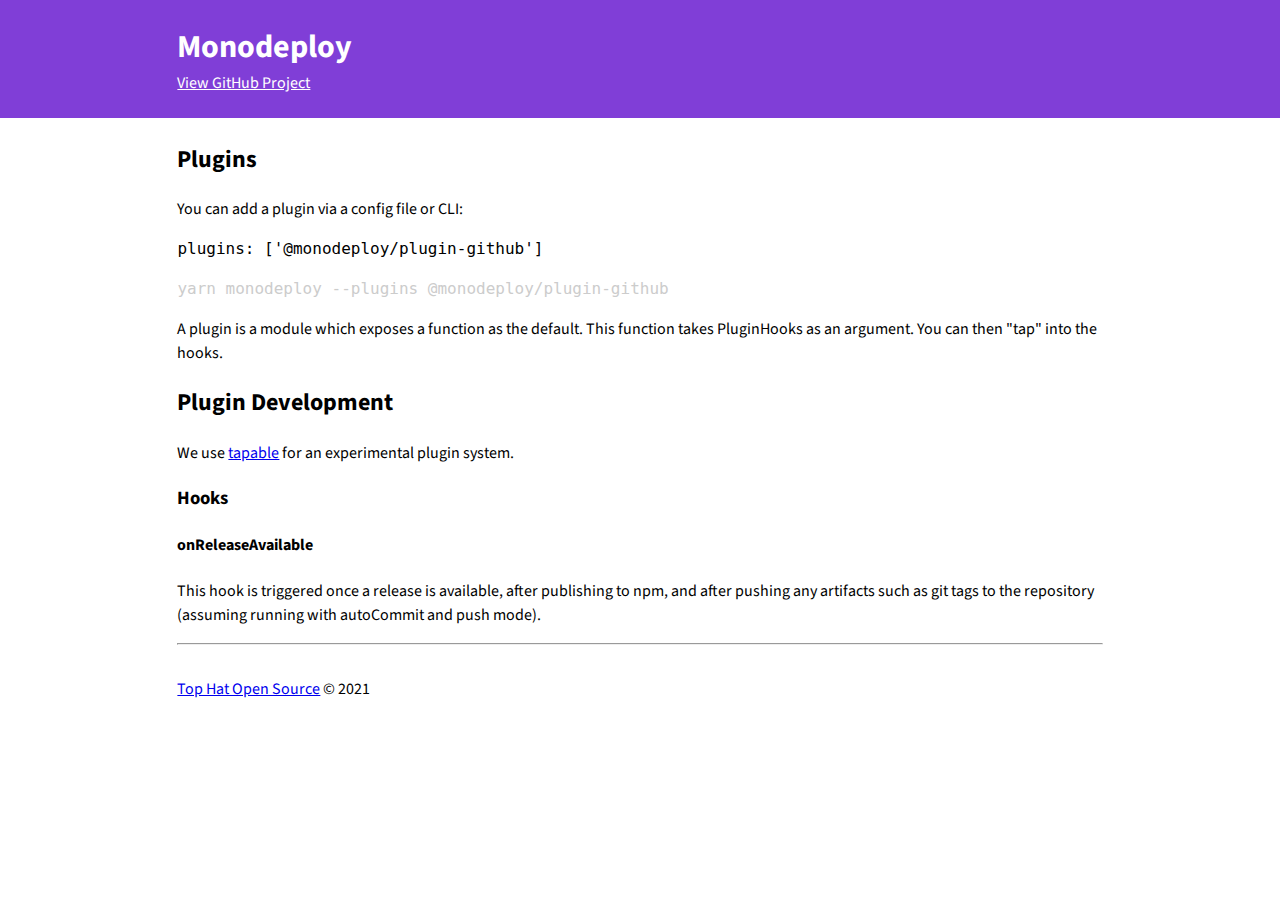
<file: docs/plugins/index.html>
<!DOCTYPE html><html lang="en"><head><meta charSet="utf-8"/><meta http-equiv="x-ua-compatible" content="ie=edge"/><meta name="viewport" content="width=device-width, initial-scale=1, shrink-to-fit=no"/><style data-href="https://tophat.github.io/monodeploy/styles.4491065ce91cef5c4fc1.css" data-identity="gatsby-global-css">@import url(https://fonts.googleapis.com/css2?family=Source+Sans+Pro:ital,wght@0,200;0,300;0,400;0,600;0,700;0,900;1,200;1,300;1,400;1,600;1,700;1,900&display=swap);*,:after,:before{box-sizing:border-box}:after,:before{text-decoration:inherit;vertical-align:inherit}html{-webkit-tap-highlight-color:transparent;-ms-text-size-adjust:100%;-webkit-text-size-adjust:100%;cursor:default;line-height:1.5;-moz-tab-size:4;-o-tab-size:4;tab-size:4;word-break:break-word}body{margin:0}h1{font-size:2em;margin:.67em 0}dl dl,dl ol,dl ul,ol dl,ol ol,ol ul,ul dl,ul ol,ul ul{margin:0}hr{color:inherit;height:0;overflow:visible}main{display:block}nav ol,nav ul{list-style:none;padding:0}nav li:before{content:"\200B"}pre{-ms-overflow-style:scrollbar;font-family:monospace,monospace;font-size:1em;overflow:auto}a{background-color:transparent}abbr[title]{text-decoration:underline;-webkit-text-decoration:underline dotted;text-decoration:underline dotted}b,strong{font-weight:bolder}code,kbd,samp{font-family:monospace,monospace;font-size:1em}small{font-size:80%}audio,canvas,iframe,img,svg,video{vertical-align:middle}audio,video{display:inline-block}audio:not([controls]){display:none;height:0}iframe,img{border-style:none}svg:not([fill]){fill:currentColor}svg:not(:root){overflow:hidden}table{border-collapse:collapse;border-color:inherit;text-indent:0}button,input,select{margin:0}button{overflow:visible;text-transform:none}[type=button],[type=reset],[type=submit],button{-webkit-appearance:button}fieldset{border:1px solid #a0a0a0;padding:.35em .75em .625em}input{overflow:visible}legend{color:inherit;display:table;max-width:100%;white-space:normal}progress{display:inline-block;vertical-align:baseline}select{text-transform:none}textarea{margin:0;overflow:auto;resize:vertical;resize:block}[type=checkbox],[type=radio]{padding:0}[type=search]{-webkit-appearance:textfield;outline-offset:-2px}::-webkit-inner-spin-button,::-webkit-outer-spin-button{height:auto}::-webkit-input-placeholder{color:inherit;opacity:.54}::-webkit-search-decoration{-webkit-appearance:none}::-webkit-file-upload-button{-webkit-appearance:button;font:inherit}::-moz-focus-inner{border-style:none;padding:0}:-moz-focusring{outline:1px dotted ButtonText}:-moz-ui-invalid{box-shadow:none}details,dialog{display:block}dialog{background-color:#fff;border:solid;color:#000;height:-moz-fit-content;height:-webkit-fit-content;height:fit-content;left:0;margin:auto;padding:1em;position:absolute;right:0;width:-moz-fit-content;width:-webkit-fit-content;width:fit-content}dialog:not([open]){display:none}summary{display:list-item}canvas{display:inline-block}template{display:none}[tabindex],a,area,button,input,label,select,summary,textarea{-ms-touch-action:manipulation}[hidden]{display:none}[aria-busy=true]{cursor:progress}[aria-controls]{cursor:pointer}[aria-disabled=true],[disabled]{cursor:not-allowed}[aria-hidden=false][hidden]{display:initial}[aria-hidden=false][hidden]:not(:focus){clip:rect(0,0,0,0);position:absolute}code[class*=language-],pre[class*=language-]{word-wrap:normal;background:none;color:#ccc;font-family:Consolas,Monaco,Andale Mono,Ubuntu Mono,monospace;font-size:1em;-webkit-hyphens:none;-ms-hyphens:none;hyphens:none;line-height:1.5;-moz-tab-size:4;-o-tab-size:4;tab-size:4;text-align:left;white-space:pre;word-break:normal;word-spacing:normal}pre[class*=language-]{margin:.5em 0;overflow:auto;padding:1em}:not(pre)>code[class*=language-],pre[class*=language-]{background:#2d2d2d}:not(pre)>code[class*=language-]{border-radius:.3em;padding:.1em;white-space:normal}.token.block-comment,.token.cdata,.token.comment,.token.doctype,.token.prolog{color:#999}.token.punctuation{color:#ccc}.token.attr-name,.token.deleted,.token.namespace,.token.tag{color:#e2777a}.token.function-name{color:#6196cc}.token.boolean,.token.function,.token.number{color:#f08d49}.token.class-name,.token.constant,.token.property,.token.symbol{color:#f8c555}.token.atrule,.token.builtin,.token.important,.token.keyword,.token.selector{color:#cc99cd}.token.attr-value,.token.char,.token.regex,.token.string,.token.variable{color:#7ec699}.token.entity,.token.operator,.token.url{color:#67cdcc}.token.bold,.token.important{font-weight:700}.token.italic{font-style:italic}.token.entity{cursor:help}.token.inserted{color:green}body,html{font-family:Source Sans Pro,sans-serif}</style><meta name="generator" content="Gatsby 3.8.1"/><title data-react-helmet="true">Plugins - Monodeploy | Monodeploy</title><meta data-react-helmet="true" name="description" content="The all-in-one monorepo publishing framework."/><meta data-react-helmet="true" property="og:title" content="Plugins - Monodeploy"/><meta data-react-helmet="true" property="og:description" content="The all-in-one monorepo publishing framework."/><meta data-react-helmet="true" property="og:type" content="website"/><meta data-react-helmet="true" name="twitter:card" content="summary"/><meta data-react-helmet="true" name="twitter:creator" content="Top Hat"/><meta data-react-helmet="true" name="twitter:title" content="Plugins - Monodeploy"/><meta data-react-helmet="true" name="twitter:description" content="The all-in-one monorepo publishing framework."/><style>.gatsby-image-wrapper{position:relative;overflow:hidden}.gatsby-image-wrapper img{bottom:0;height:100%;left:0;margin:0;max-width:none;padding:0;position:absolute;right:0;top:0;width:100%;object-fit:cover}.gatsby-image-wrapper [data-main-image]{opacity:0;transform:translateZ(0);transition:opacity .25s linear;will-change:opacity}.gatsby-image-wrapper-constrained{display:inline-block;vertical-align:top}</style><noscript><style>.gatsby-image-wrapper noscript [data-main-image]{opacity:1!important}.gatsby-image-wrapper [data-placeholder-image]{opacity:0!important}</style></noscript><script type="module">const e="undefined"!=typeof HTMLImageElement&&"loading"in HTMLImageElement.prototype;e&&document.body.addEventListener("load",(function(e){if(void 0===e.target.dataset.mainImage)return;if(void 0===e.target.dataset.gatsbyImageSsr)return;const t=e.target;let a=null,n=t;for(;null===a&&n;)void 0!==n.parentNode.dataset.gatsbyImageWrapper&&(a=n.parentNode),n=n.parentNode;const o=a.querySelector("[data-placeholder-image]"),r=new Image;r.src=t.currentSrc,r.decode().catch((()=>{})).then((()=>{t.style.opacity=1,o&&(o.style.opacity=0,o.style.transition="opacity 500ms linear")}))}),!0);</script><link rel="icon" href="https://tophat.github.io/monodeploy/favicon-32x32.png?v=7c012f21e871a2032efcc49c4c23abba" type="image/png"/><link rel="icon" href="https://tophat.github.io/monodeploy/favicon.svg?v=7c012f21e871a2032efcc49c4c23abba" type="image/svg+xml"/><link rel="manifest" href="/monodeploy/manifest.webmanifest" crossorigin="anonymous"/><meta name="theme-color" content="#803ed7"/><link rel="apple-touch-icon" sizes="48x48" href="https://tophat.github.io/monodeploy/icons/icon-48x48.png?v=7c012f21e871a2032efcc49c4c23abba"/><link rel="apple-touch-icon" sizes="72x72" href="https://tophat.github.io/monodeploy/icons/icon-72x72.png?v=7c012f21e871a2032efcc49c4c23abba"/><link rel="apple-touch-icon" sizes="96x96" href="https://tophat.github.io/monodeploy/icons/icon-96x96.png?v=7c012f21e871a2032efcc49c4c23abba"/><link rel="apple-touch-icon" sizes="144x144" href="https://tophat.github.io/monodeploy/icons/icon-144x144.png?v=7c012f21e871a2032efcc49c4c23abba"/><link rel="apple-touch-icon" sizes="192x192" href="https://tophat.github.io/monodeploy/icons/icon-192x192.png?v=7c012f21e871a2032efcc49c4c23abba"/><link rel="apple-touch-icon" sizes="256x256" href="https://tophat.github.io/monodeploy/icons/icon-256x256.png?v=7c012f21e871a2032efcc49c4c23abba"/><link rel="apple-touch-icon" sizes="384x384" href="https://tophat.github.io/monodeploy/icons/icon-384x384.png?v=7c012f21e871a2032efcc49c4c23abba"/><link rel="apple-touch-icon" sizes="512x512" href="https://tophat.github.io/monodeploy/icons/icon-512x512.png?v=7c012f21e871a2032efcc49c4c23abba"/><link as="script" rel="preload" href="https://tophat.github.io/monodeploy/webpack-runtime-be1672645320c1fd27a7.js"/><link as="script" rel="preload" href="https://tophat.github.io/monodeploy/framework-f54573b3e1967dc56291.js"/><link as="script" rel="preload" href="https://tophat.github.io/monodeploy/app-ed0f5c0aee71b7f0b586.js"/><link as="script" rel="preload" href="https://tophat.github.io/monodeploy/commons-e2b94b2644fab64809f8.js"/><link as="script" rel="preload" href="https://tophat.github.io/monodeploy/component---src-pages-markdown-remark-frontmatter-slug-tsx-97b2b36f15db5193ec90.js"/><link as="fetch" rel="preload" href="https://tophat.github.io/monodeploy/page-data/plugins/page-data.json" crossorigin="anonymous"/><link as="fetch" rel="preload" href="https://tophat.github.io/monodeploy/page-data/sq/d/3649515864.json" crossorigin="anonymous"/><link as="fetch" rel="preload" href="https://tophat.github.io/monodeploy/page-data/sq/d/63159454.json" crossorigin="anonymous"/><link as="fetch" rel="preload" href="https://tophat.github.io/monodeploy/page-data/app-data.json" crossorigin="anonymous"/></head><body><div id="___gatsby"><div style="outline:none" tabindex="-1" id="gatsby-focus-wrapper"><header style="background:#803ed7;margin-bottom:1.45rem"><div style="margin:0 auto;max-width:960px;padding:1.45rem 1.0875rem"><h1 style="margin:0"><a style="color:white;text-decoration:none" href="/monodeploy/">Monodeploy</a></h1><a href="https://github.com/tophat/monodeploy" style="color:#ffffff" rel="noreferrer">View GitHub Project</a></div></header><div style="margin:0 auto;max-width:960px;padding:0 1.0875rem 1.45rem"><main><div class="md-content"><h2>Plugins</h2>
<p>You can add a plugin via a config file or CLI:</p>
<pre><code>plugins: ['@monodeploy/plugin-github']
</code></pre>
<pre><code class="language-bash">yarn monodeploy --plugins @monodeploy/plugin-github
</code></pre>
<p>A plugin is a module which exposes a function as the default. This function takes PluginHooks as an argument. You can then "tap" into the hooks.</p>
<h2>Plugin Development</h2>
<p>We use <a href="https://github.com/webpack/tapable">tapable</a> for an experimental plugin system.</p>
<h3>Hooks</h3>
<h4>onReleaseAvailable</h4>
<p>This hook is triggered once a release is available, after publishing to npm, and after pushing any artifacts such as git tags to the repository (assuming running with autoCommit and push mode).</p></div></main><hr/><footer style="margin-top:2rem"><a href="https://opensource.tophat.com/" rel="noreferrer" target="_blank">Top Hat Open Source</a> <!-- -->© <!-- -->2021</footer></div></div><div id="gatsby-announcer" style="position:absolute;top:0;width:1px;height:1px;padding:0;overflow:hidden;clip:rect(0, 0, 0, 0);white-space:nowrap;border:0" aria-live="assertive" aria-atomic="true"></div></div><script id="gatsby-script-loader">/*<![CDATA[*/window.pagePath="/plugins/";/*]]>*/</script><script id="gatsby-chunk-mapping">/*<![CDATA[*/window.___chunkMapping={"polyfill":["/polyfill-f52164af6c2d4eaeca5a.js"],"app":["/app-ed0f5c0aee71b7f0b586.js"],"component---src-pages-404-tsx":["/component---src-pages-404-tsx-3cabb3f44ed57eb153d0.js"],"component---src-pages-markdown-remark-frontmatter-slug-tsx":["/component---src-pages-markdown-remark-frontmatter-slug-tsx-97b2b36f15db5193ec90.js"]};/*]]>*/</script><script src="https://tophat.github.io/monodeploy/polyfill-f52164af6c2d4eaeca5a.js" nomodule=""></script><script src="https://tophat.github.io/monodeploy/component---src-pages-markdown-remark-frontmatter-slug-tsx-97b2b36f15db5193ec90.js" async=""></script><script src="https://tophat.github.io/monodeploy/commons-e2b94b2644fab64809f8.js" async=""></script><script src="https://tophat.github.io/monodeploy/app-ed0f5c0aee71b7f0b586.js" async=""></script><script src="https://tophat.github.io/monodeploy/framework-f54573b3e1967dc56291.js" async=""></script><script src="https://tophat.github.io/monodeploy/webpack-runtime-be1672645320c1fd27a7.js" async=""></script></body></html>
</file>
